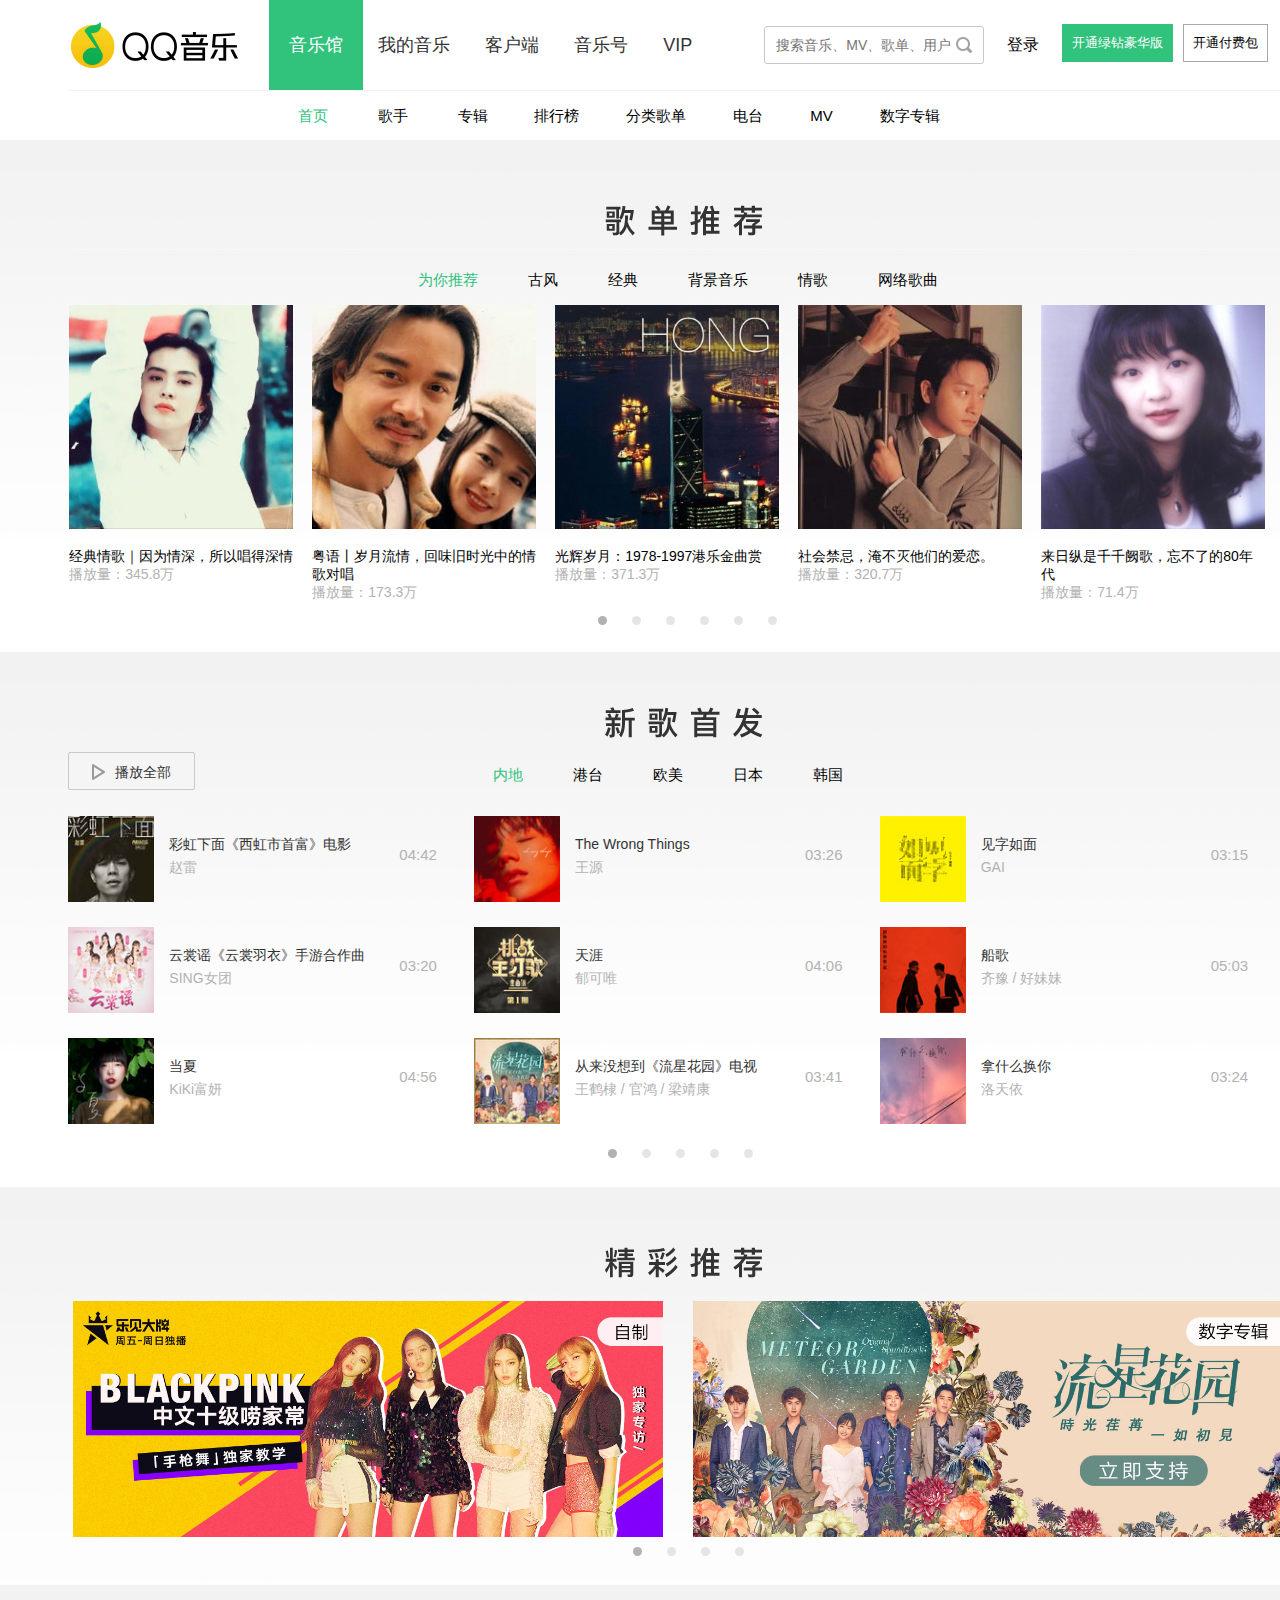
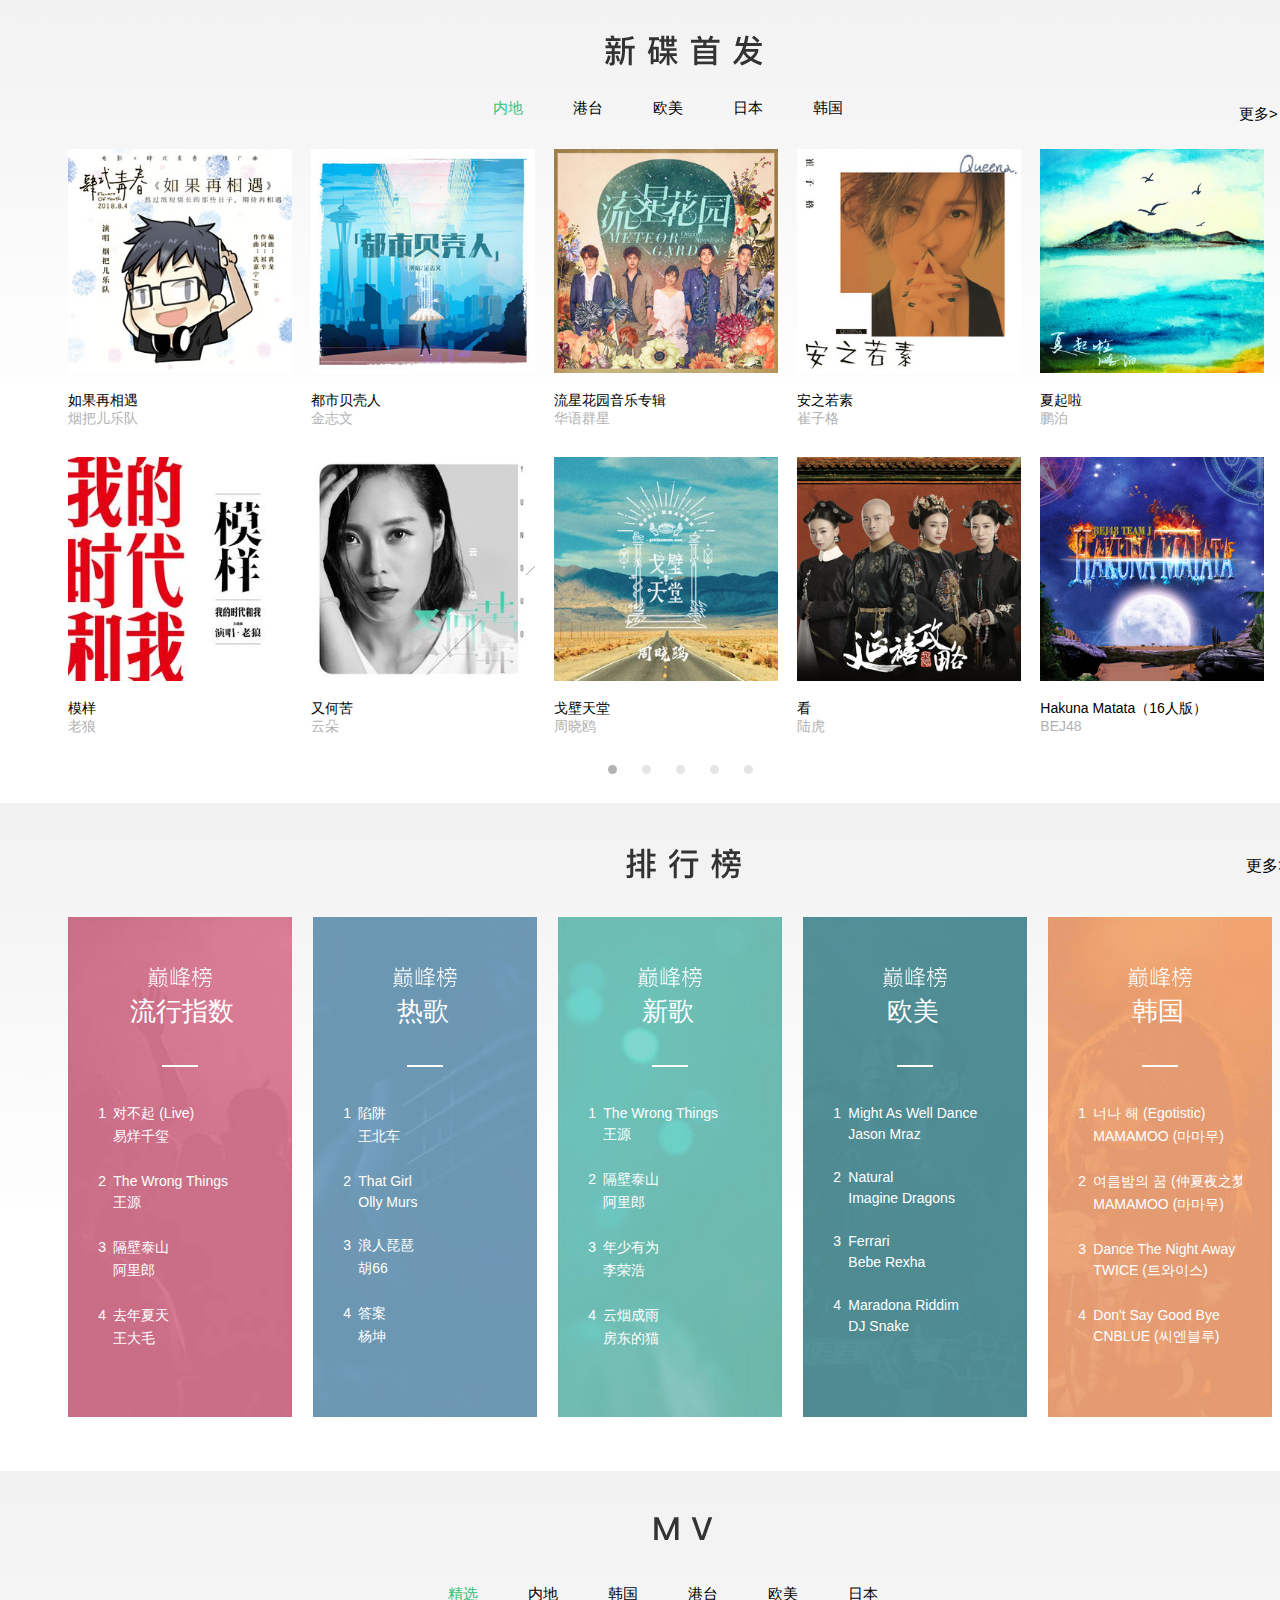
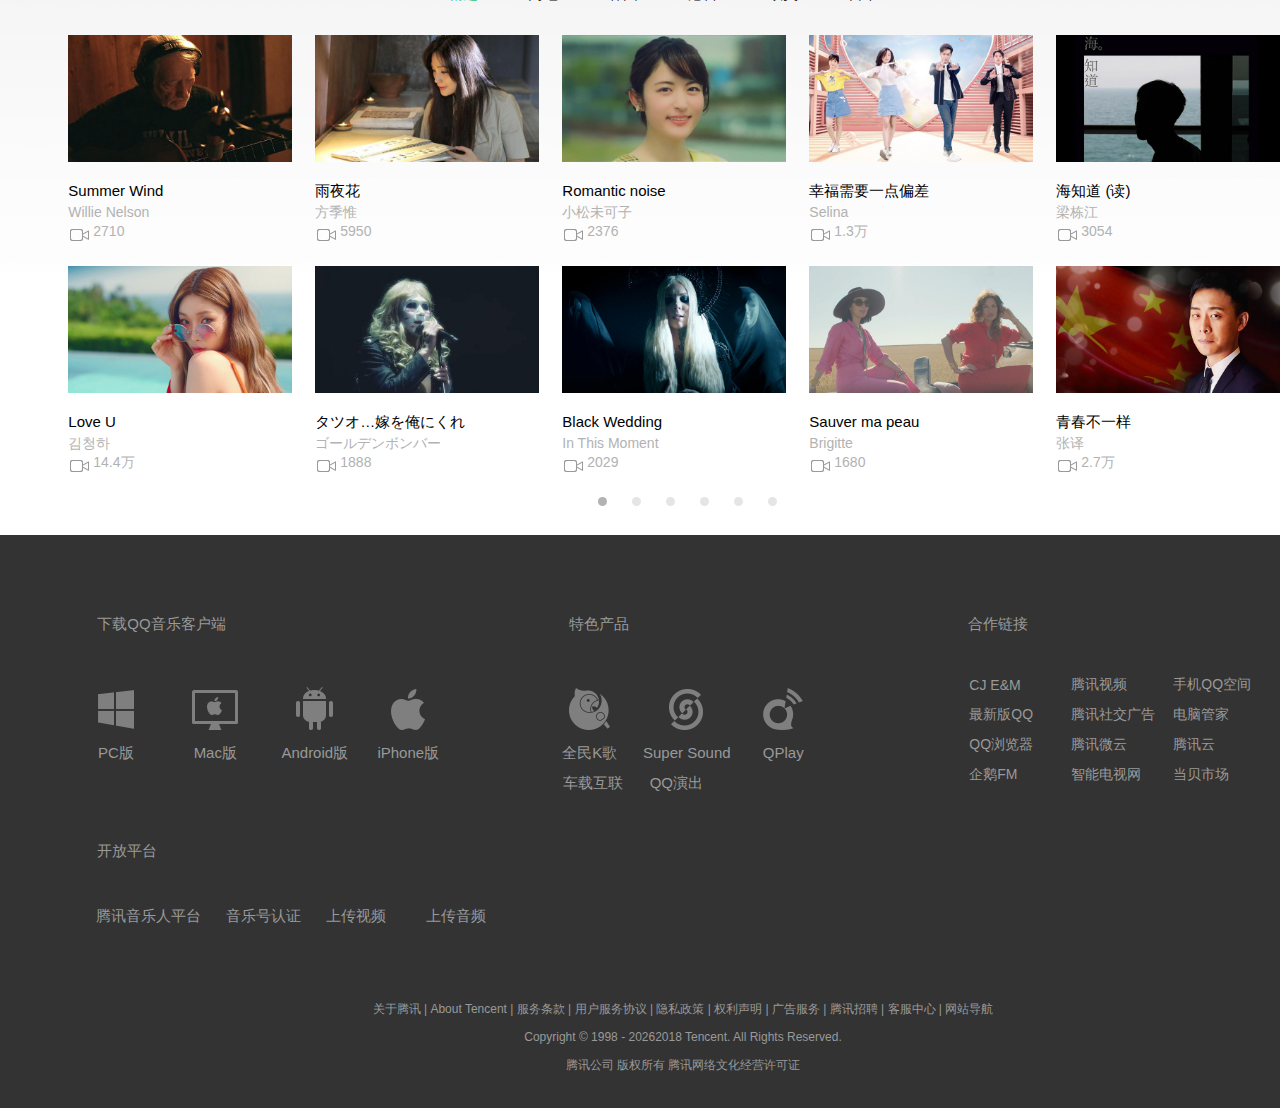
<file: QQMusic/index.html>
<!DOCTYPE html>
<html>
	<head>
		<meta charset="utf-8" />
		<title>QQ音乐-千万正版音乐海量无损曲库新歌热歌天天畅听的高品质音乐平台！</title>
		<link rel="icon" href="img/logoicon.ico" type="image/x-icon" />
		<link rel="stylesheet" type="text/css" href="css/global.css"/>
		<link rel="stylesheet" type="text/css" href="css/index.css"/>
	</head>
	<body>
		<!--
        	作者：1261726088@qq.com
        	描述：头部
        -->
		<div id="header">
			<div class="location">
				<div id="header_top">
					<a href="index.html"><img src="img/logo.png" /></a>
					<ul>
						<li><a href="#" title="音乐馆">音乐馆</a></li>
						<li><a href="https://y.qq.com/portal/profile.html" title="我的音乐">我的音乐</a></li>
						<li><a href="https://y.qq.com/download/index.html" title="客户端">客户端</a></li>
						<li><a href="https://y.qq.com/vip/daren_recruit/apply.html" title="音乐号">音乐号</a></li>
						<li><a href="https://y.qq.com/portal/vipportal/index.html" title="VIP">VIP</a></li>
					</ul>
					<!--<div id="search_all">-->
						<div class="mod_search_input">
							<!--<form action="http://www.baidu.com/s" method="get">-->
		                        <input class="search_input__input" aria-label="请输入搜索内容" id="w" type="text" placeholder="搜索音乐、MV、歌单、用户" accesskey="s">
		                        <button class="search_input__btn" type="button" id="sou">
		                        	<i class="icon_search sprite"></i>
		                        	<span class="icon_txt">搜索</span>
		                        </button>
	                        <!--</form>-->
	                    </div>
					<!--</div>-->
					<div id="">
						<a class="top_login__link" href="QQ.html">登录</a>
						<input class="top_login__btn_vip" type="button" value="开通绿钻豪华版" onclick="window.location='QQ.html'" />
						<input id="top_login__btn_vip" class="top_login__btn_vip" type="button" value="开通付费包" onclick="window.location='QQ.html'" />
					</div>
				</div>
				<div id="header_bottom">
					<ul>
						<li><a href="">首页</a></li>
						<li><a href="https://y.qq.com/portal/singer_list.html">歌手</a></li>
						<li><a href="https://y.qq.com/portal/album_lib.html">专辑</a></li>
						<li><a href="https://y.qq.com/n/yqq/toplist/4.html">排行榜</a></li>
						<li><a href="https://y.qq.com/portal/playlist.html">分类歌单</a></li>
						<li><a href="https://y.qq.com/portal/radio.html">电台</a></li>
						<li><a href="https://y.qq.com/portal/mv_lib.html#t6=2">MV</a></li>
						<li><a href="https://y.qq.com/portal/album_mall.html">数字专辑</a></li>
					</ul>
				</div>
			</div>
		</div>
		<!--
        	作者：1261726088@qq.com
        	描述：歌单推荐
        -->
		<div id="playlist_recommended" class="all_bg">
			<div class="location">
				<div id="playlist_title"></div>
				<div id="playlist_nav">
					<ul>
						<li><a href="">为你推荐</a></li>
						<li><a href="">古风</a></li>
						<li><a href="">经典</a></li>
						<li><a href="">背景音乐</a></li>
						<li><a href="">情歌</a></li>
						<li><a href="">网络歌曲</a></li>
					</ul>
				</div>
				<div id="playlist_content">
					<div class="playlist_content"  style="display: block;">
						<div>
							<div onclick="location='https://y.qq.com/n/yqq/playsquare/1145675899.html'">
								<img class="playlist_img" src="img/歌单推荐/为你推荐/1.jpg" alt="" />
								<i class="cover_mark"></i>
								<i class="play_song"></i>
							</div>
							<div><a href="https://y.qq.com/n/yqq/playsquare/1145675899.html">经典情歌｜因为情深，所以唱得深情</a></div>
							<div>播放量：345.8万</div>
						</div>
						<div>
							<div onclick="location='https://y.qq.com/n/yqq/playsquare/1772734970.html'">
								<img class="playlist_img" src="img/歌单推荐/为你推荐/2.jpg" alt="" />
								<i class="cover_mark"></i>
								<i class="play_song"></i>
							</div>
							<div><a href="https://y.qq.com/n/yqq/playsquare/1772734970.html">粤语丨岁月流情，回味旧时光中的情歌对唱</a></div>
							<div>播放量：173.3万</div>
						</div>
						<div>
							<div onclick="location='https://y.qq.com/n/yqq/playsquare/1168843262.html'">
								<img class="playlist_img" src="img/歌单推荐/为你推荐/3.jpg" alt="" />
								<i class="cover_mark"></i>
								<i class="play_song"></i>
							</div>
							<div><a href="https://y.qq.com/n/yqq/playsquare/1168843262.html">光辉岁月：1978-1997港乐金曲赏</a></div>
							<div>播放量：371.3万 </div>
						</div>
						<div>
							<div onclick="location='https://y.qq.com/n/yqq/playlist/3524960394.html'">
								<img class="playlist_img" src="img/歌单推荐/为你推荐/4.jpg" alt="" />
								<i class="cover_mark"></i>
								<i class="play_song"></i>
							</div>
							<div><a href="https://y.qq.com/n/yqq/playsquare/3524960394.html">社会禁忌，淹不灭他们的爱恋。</a></div>
							<div>播放量：320.7万</div>
						</div>
						<div>
							<div onclick="location='https://y.qq.com/n/yqq/playsquare/2961471158.html'">
								<img class="playlist_img" src="img/歌单推荐/为你推荐/5.jpg" alt="" />
								<i class="cover_mark"></i>
								<i class="play_song"></i>
							</div>
							<div><a href="https://y.qq.com/n/yqq/playsquare/2961471158.html">来日纵是千千阙歌，忘不了的80年代</a></div>
							<div>播放量：71.4万</div>
						</div>
						
					</div>
					<div class="playlist_content">
						<div>
							<div onclick="location='https://y.qq.com/n/yqq/playsquare/3847494003.html'">
								<img class="playlist_img" src="img/歌单推荐/古风/1.jpg" alt="" />
								<i class="cover_mark"></i>
								<i class="play_song"></i>
							</div>
							<div><a href="https://y.qq.com/n/yqq/playsquare/3847494003.html">沪沽寻梦：水系古风歌里的清凉</a></div>
							<div>播放量：65.6万</div>
						</div>
						<div>
							<div onclick="location='https://y.qq.com/n/yqq/playsquare/3796731730.html'">
								<img class="playlist_img" src="img/歌单推荐/古风/2.jpg" alt="" />
								<i class="cover_mark"></i>
								<i class="play_song"></i>
							</div>
							<div><a href="https://y.qq.com/n/yqq/playsquare/3796731730.html">弱醉轻吟：细数古风圈原创作曲人</a></div>
							<div>播放量：8.1万</div>
						</div>
						<div>
							<div onclick="location='https://y.qq.com/n/yqq/playsquare/3632445059.html'">
								<img class="playlist_img" src="img/歌单推荐/古风/3.jpg" alt="" />
								<i class="cover_mark"></i>
								<i class="play_song"></i>
							</div>
							<div><a href="https://y.qq.com/n/yqq/playsquare/3632445059.html">古风情书：听一宿梵唱，许一世柔情</a></div>
							<div>播放量：379.9万</div>
						</div>
						<div>
							<div onclick="location='https://y.qq.com/n/yqq/playsquare/1176123252.html'">
								<img class="playlist_img" src="img/歌单推荐/古风/4.jpg" alt="" />
								<i class="cover_mark"></i>
								<i class="play_song"></i>
							</div>
							<div><a href="https://y.qq.com/n/yqq/playsquare/1176123252.html">【古风耽美】基情满满，CP感十足</a></div>
							<div>播放量：15.4万</div>
						</div>
						<div>
							<div onclick="location='https://y.qq.com/n/yqq/playsquare/3257103930.html'">
								<img class="playlist_img" src="img/歌单推荐/古风/5.jpg" alt="" />
								<i class="cover_mark"></i>
								<i class="play_song"></i>
							</div>
							<div><a href="https://y.qq.com/n/yqq/playsquare/3257103930.html">古风纯音 | 小舟从此逝，江海寄余生</a></div>
							<div>播放量：98.3万</div>
						</div>
					</div>
					<div class="playlist_content">
						<div>
							<div onclick="location='https://y.qq.com/n/yqq/playsquare/1151550051.html'">
								<img class="playlist_img" src="img/歌单推荐/经典/1.jpg" alt="" />
								<i class="cover_mark"></i>
								<i class="play_song"></i>
							</div>
							<div><a href="https://y.qq.com/n/yqq/playsquare/1151550051.html">诉尽悲欢离合，听主角唱自己的故事</a></div>
							<div>播放量：208.1万</div>
						</div>
						<div>
							<div onclick="location='https://y.qq.com/n/yqq/playsquare/856259299.html'">
								<img class="playlist_img" src="img/歌单推荐/经典/2.jpg" alt="" />
								<i class="cover_mark"></i>
								<i class="play_song"></i>
							</div>
							<div><a href="https://y.qq.com/n/yqq/playsquare/856259299.html">纵然时光消逝，也想把你留下的粤语男声</a></div>
							<div>播放量：128.5万</div>
						</div>
						<div>
							<div onclick="location='https://y.qq.com/n/yqq/playsquare/2957781253.html'">
								<img class="playlist_img" src="img/歌单推荐/经典/3.jpg" alt="" />
								<i class="cover_mark"></i>
								<i class="play_song"></i>
							</div>
							<div><a href="https://y.qq.com/n/yqq/playsquare/2957781253.html">回到让我们魂牵梦萦的九十年代</a></div>
							<div>播放量：59.5万</div>
						</div>
						<div>
							<div onclick="location='https://y.qq.com/n/yqq/playsquare/3566830427.html'">
								<img class="playlist_img" src="img/歌单推荐/经典/4.jpg" alt="" />
								<i class="cover_mark"></i>
								<i class="play_song"></i>
							</div>
							<div><a href="https://y.qq.com/n/yqq/playsquare/3566830427.html">经典国语300首：等待也是种乐观态度</a></div>
							<div>播放量：630.0万</div>
						</div>
						<div>
							<div onclick="location='https://y.qq.com/n/yqq/playsquare/823787167.html'">
								<img class="playlist_img" src="img/歌单推荐/经典/5.jpg" alt="" />
								<i class="cover_mark"></i>
								<i class="play_song"></i>
							</div>
							<div><a href="https://y.qq.com/n/yqq/playsquare/823787167.html">经典情歌，唱着唱着我就想起了你。</a></div>
							<div>播放量：1474.6万</div>
						</div>
					</div>
					<div class="playlist_content">
						<div>
							<div onclick="location='https://y.qq.com/n/yqq/playsquare/856083799.html'">
								<img class="playlist_img" src="img/歌单推荐/背景音乐/1.jpg" alt="" />
								<i class="cover_mark"></i>
								<i class="play_song"></i>
							</div>
							<div><a href="https://y.qq.com/n/yqq/playsquare/856083799.html">抚慰大脑的舒缓脉冲·游戏党必备</a></div>
							<div>播放量：85.6万 </div>
						</div>
						<div>
							<div onclick="location='https://y.qq.com/n/yqq/playsquare/2968770704.html'">
								<img class="playlist_img" src="img/歌单推荐/背景音乐/2.jpg" alt="" />
								<i class="cover_mark"></i>
								<i class="play_song"></i>
							</div>
							<div><a href="https://y.qq.com/n/yqq/playsquare/2968770704.html">英雄联盟全集，战斗音乐BUFF </a></div>
							<div>播放量：22.8万</div>
						</div>
						<div>
							<div onclick="location='https://y.qq.com/n/yqq/playsquare/2968770905.html'">
								<img class="playlist_img" src="img/歌单推荐/背景音乐/3.jpg" alt="" />
								<i class="cover_mark"></i>
								<i class="play_song"></i>
							</div>
							<div><a href="https://y.qq.com/n/yqq/playsquare/2968770905.html">打王者秀操作，来段炫酷trap向节奏</a></div>
							<div>播放量：4.9万</div>
						</div>
						<div>
							<div onclick="location='https://y.qq.com/n/yqq/playsquare/1769770173.html'">
								<img class="playlist_img" src="img/歌单推荐/背景音乐/4.jpg" alt="" />
								<i class="cover_mark"></i>
								<i class="play_song"></i>
							</div>
							<div><a href="https://y.qq.com/n/yqq/playsquare/1769770173.html">用音乐还原战争宏大场景</a></div>
							<div>播放量：18.4万</div>
						</div>
						<div>
							<div onclick="location='https://y.qq.com/n/yqq/playsquare/3574556141.html'">
								<img class="playlist_img" src="img/歌单推荐/背景音乐/5.jpg" alt="" />
								<i class="cover_mark"></i>
								<i class="play_song"></i>
							</div>
							<div><a href="https://y.qq.com/n/yqq/playsquare/3574556141.html">200部经典游戏配乐：竞技场上热血厮杀</a></div>
							<div>播放量：98.3万 </div>
						</div>
					</div>
					<div class="playlist_content">
						<div>
							<div onclick="location='https://y.qq.com/n/yqq/playsquare/2060775034.html'">
								<img class="playlist_img" src="img/歌单推荐/情歌/1.jpg" alt="" />
								<i class="cover_mark"></i>
								<i class="play_song"></i>
							</div>
							<div><a href="https://y.qq.com/n/yqq/playsquare/2060775034.html">情歌唱给你听，我们结婚吧</a></div>
							<div>播放量：133.2万</div>
						</div>
						<div>
							<div onclick="location='https://y.qq.com/n/yqq/playsquare/1153769034.html'">
								<img class="playlist_img" src="img/歌单推荐/情歌/2.jpg" alt="" />
								<i class="cover_mark"></i>
								<i class="play_song"></i>
							</div>
							<div><a href="https://y.qq.com/n/yqq/playsquare/1153769034.html">韩语抒情：用最烂漫的音符述说浪漫</a></div>
							<div>播放量：34.6万</div>
						</div>
						<div>
							<div onclick="location='https://y.qq.com/n/yqq/playsquare/3586172607.html'">
								<img class="playlist_img" src="img/歌单推荐/情歌/3.jpg" alt="" />
								<i class="cover_mark"></i>
								<i class="play_song"></i>
							</div>
							<div><a href="https://y.qq.com/n/yqq/playsquare/3586172607.html">未来女票你在哪！超想和你这样甜蜜对唱</a></div>
							<div>播放量：43.9万</div>
						</div>
						<div>
							<div onclick="location='https://y.qq.com/n/yqq/playsquare/2678120942.html'">
								<img class="playlist_img" src="img/歌单推荐/情歌/4.jpg" alt="" />
								<i class="cover_mark"></i>
								<i class="play_song"></i>
							</div>
							<div><a href="https://y.qq.com/n/yqq/playsquare/2678120942.html">日落时分的电台情歌</a></div>
							<div>播放量：48.6万</div>
						</div>
						<div>
							<div onclick="location='https://y.qq.com/n/yqq/playsquare/1179662584.html'">
								<img class="playlist_img" src="img/歌单推荐/情歌/5.jpg" alt="" />
								<i class="cover_mark"></i>
								<i class="play_song"></i>
							</div>
							<div><a href="https://y.qq.com/n/yqq/playsquare/1179662584.html">粤语，唱一首有故事的情歌</a></div>
							<div>播放量：64.6万</div>
						</div>
					</div>
					<div class="playlist_content">
						<div>
							<div onclick="location='https://y.qq.com/n/yqq/playsquare/3269006653.html'">
								<img class="playlist_img" src="img/歌单推荐/网络歌曲/1.jpg" alt="" />
								<i class="cover_mark"></i>
								<i class="play_song"></i>
							</div>
							<div><a href="https://y.qq.com/n/yqq/playsquare/3269006653.html">暴露年龄 90后的「非主流」神曲</a></div>
							<div>播放量：143.1万</div>
						</div>
						<div>
							<div onclick="location='https://y.qq.com/n/yqq/playsquare/3546828982.html'">
								<img class="playlist_img" src="img/歌单推荐/网络歌曲/2.jpg" alt="" />
								<i class="cover_mark"></i>
								<i class="play_song"></i>
							</div>
							<div><a href="https://y.qq.com/n/yqq/playsquare/3546828982.html">【网络歌声】如四季花香 沁人心扉</a></div>
							<div>播放量：71.7万</div>
						</div>
						<div>
							<div onclick="location='https://y.qq.com/n/yqq/playsquare/2339466564.html'">
								<img class="playlist_img" src="img/歌单推荐/网络歌曲/3.jpg" alt="" />
								<i class="cover_mark"></i>
								<i class="play_song"></i>
							</div>
							<div><a href="https://y.qq.com/n/yqq/playsquare/2339466564.html">耳熟能详的网络歌曲</a></div>
							<div>播放量：114.4万</div>
						</div>
						<div>
							<div onclick="location='https://y.qq.com/n/yqq/playsquare/1974000587.html'">
								<img class="playlist_img" src="img/歌单推荐/网络歌曲/4.jpg" alt="" />
								<i class="cover_mark"></i>
								<i class="play_song"></i>
							</div>
							<div><a href="https://y.qq.com/n/yqq/playsquare/1974000587.html">轻柔网络音符，催眠奇药</a></div>
							<div>播放量：397.1万</div>
						</div>
						<div>
							<div onclick="location='https://y.qq.com/n/yqq/playsquare/1179222506.html'">
								<img class="playlist_img" src="img/歌单推荐/网络歌曲/5.jpg" alt="" />
								<i class="cover_mark"></i>
								<i class="play_song"></i>
							</div>
							<div><a href="https://y.qq.com/n/yqq/playsquare/1179222506.html">《春风吹》| 清新女神阿冷实力圈粉</a></div>
							<div>播放量：46.5万</div>
						</div>
					</div>
				</div>
				<div id="playlist_footer" class="four_pointer_footer">
					<div>
						<a href="" ></a>
						<a href="" ></a>
						<a href="" ></a>
						<a href="" ></a>
						<a href="" ></a>
						<a href="" ></a>
					</div>
				</div>
			</div>
		</div>
		<!--
        	作者：1261726088@qq.com
        	描述：新歌首发
        -->
		<div id="new_music" class="all_bg">
			<div class="location">
				<div id="new_music_title" class="content_title"><div></div></div>
				<div id="new_music_nav" class="s_nav">
					<ul>
						<li><a href="">内地</a></li>
						<li><a href="">港台</a></li>
						<li><a href="">欧美</a></li>
						<li><a href="">日本</a></li>
						<li><a href="">韩国</a></li>
					</ul>
				</div>
				<a class="mod_btn" href="https://y.qq.com/portal/player.html" target="_blank">
					<i class="mod_btn__icon_play"></i>
					播放全部
				</a>
				<div id="new_music_content">
					<div class="new_music_page" style="display: block;">
						<div class="new_music_content">
							<div>
								<div onclick="location='https://y.qq.com/n/yqq/song/0010JX7W3lWmvS.html'">
									<img class="new_music_img" src="img/新歌首发/内地/1.jpg" alt="" />
									<i class="new_music_cover_mark"></i>
									<i class="new_music_play_song"></i>
								</div>
								<div>
									<div>
										<a href="https://y.qq.com/n/yqq/song/0010JX7W3lWmvS.html">彩虹下面《西虹市首富》电影</a>
									</div>
									<div>
										<a href="https://y.qq.com/n/yqq/singer/001Lr98T0yEWAk.html">赵雷</a>
									</div>
								</div>
								<div><span>04:42</span></div>
							</div>
							<div>
								<div onclick="location='https://y.qq.com/n/yqq/song/002Z4VIo3R8iGN.html'">
									<img class="new_music_img" src="img/新歌首发/内地/2.jpg" alt="" />
									<i class="new_music_cover_mark"></i>
									<i class="new_music_play_song"></i>
								</div>
								<div>
									<div>
										<a href="https://y.qq.com/n/yqq/song/002Z4VIo3R8iGN.html">The Wrong Things</a>
									</div>
									<div>
										<a href="https://y.qq.com/n/yqq/singer/000IBYF50SRnXP.html">王源</a>
									</div>
								</div>
								<div><span>03:26</span></div>
							</div>
							<div>
								<div onclick="location='https://y.qq.com/n/yqq/song/002UexL40qXBHN.html'">
									<img class="new_music_img" src="img/新歌首发/内地/3.jpg" alt="" />
									<i class="new_music_cover_mark"></i>
									<i class="new_music_play_song"></i>
								</div>
								<div>
									<div>
										<a href="https://y.qq.com/n/yqq/song/002UexL40qXBHN.html">见字如面</a>
									</div>
									<div>
										<a href="https://y.qq.com/n/yqq/singer/004LV0lb4fOw89.html">GAI</a>
									</div>
								</div>
								<div><span>03:15</span></div>
							</div>
						</div>
						<div class="new_music_content">
							<div>
								<div onclick="location='https://y.qq.com/n/yqq/song/000KHhaJ4S0hOL.html'">
									<img class="new_music_img" src="img/新歌首发/内地/4.jpg" alt="" />
									<i class="new_music_cover_mark"></i>
									<i class="new_music_play_song"></i>
								</div>
								<div>
									<div>
										<a href="https://y.qq.com/n/yqq/song/000KHhaJ4S0hOL.html">云裳谣《云裳羽衣》手游合作曲</a>
									</div>
									<div>
										<a href="https://y.qq.com/n/yqq/singer/002oNvvt1EjQYK.html">SING女团</a>
									</div>
								</div>
								<div><span>03:20</span></div>
							</div>
							<div>
								<div onclick="location='https://y.qq.com/n/yqq/song/004gUTEg4fbATN.html'">
									<img class="new_music_img" src="img/新歌首发/内地/5.jpg" alt="" />
									<i class="new_music_cover_mark"></i>
									<i class="new_music_play_song"></i>
								</div>
								<div>
									<div>
										<a href="https://y.qq.com/n/yqq/song/004gUTEg4fbATN.html">天涯</a>
									</div>
									<div>
										<a href="https://y.qq.com/n/yqq/singer/000NUoMp2WAEpO.html">郁可唯</a>
									</div>
								</div>
								<div><span>04:06</span></div>
							</div>
							<div>
								<div onclick="location='https://y.qq.com/n/yqq/song/001Mctr60HzeGx.html'">
									<img class="new_music_img" src="img/新歌首发/内地/6.jpg" alt="" />
									<i class="new_music_cover_mark"></i>
									<i class="new_music_play_song"></i>
								</div>
								<div>
									<div>
										<a href="https://y.qq.com/n/yqq/song/001Mctr60HzeGx.html">船歌</a>
									</div>
									<div>
										<a href="https://y.qq.com/n/yqq/singer/002Ua1Ph1SH8iF.html">齐豫 / 好妹妹 </a>
									</div>
								</div>
								<div><span>05:03</span></div>
							</div>
						</div>
						<div class="new_music_content">
						<div>
							<div onclick="location='https://y.qq.com/n/yqq/song/002NeHra3PEMKd.html'">
								<img class="new_music_img" src="img/新歌首发/内地/7.jpg" alt="" />
								<i class="new_music_cover_mark"></i>
								<i class="new_music_play_song"></i>
							</div>
							<div>
								<div>
									<a href="https://y.qq.com/n/yqq/song/002NeHra3PEMKd.html">当夏</a>
								</div>
								<div>
									<a href="https://y.qq.com/n/yqq/singer/003fUBvm0fFeUD.html">KiKi富妍</a>
								</div>
							</div>
							<div><span>04:56</span></div>
						</div>
						<div>
							<div onclick="location='https://y.qq.com/n/yqq/song/000eDsVI1fBWRG.html'">
								<img class="new_music_img" src="img/新歌首发/内地/8.jpg" alt="" />
								<i class="new_music_cover_mark"></i>
								<i class="new_music_play_song"></i>
							</div>
							<div>
								<div>
									<a href="https://y.qq.com/n/yqq/song/000eDsVI1fBWRG.html">从来没想到《流星花园》电视</a>
								</div>
								<div>
									<a href="https://y.qq.com/n/yqq/singer/002d79xD3R02zs.html">王鹤棣 / 官鸿 / 梁靖康</a>
								</div>
							</div>
							<div><span>03:41</span></div>
						</div>
						<div>
							<div onclick="location='https://y.qq.com/n/yqq/song/002LPnbm00QOsi.html'">
								<img class="new_music_img" src="img/新歌首发/内地/9.jpg" alt="" />
								<i class="new_music_cover_mark"></i>
								<i class="new_music_play_song"></i>
							</div>
							<div>
								<div>
									<a href="https://y.qq.com/n/yqq/song/002LPnbm00QOsi.html">拿什么换你</a>
								</div>
								<div>
									<a href="https://y.qq.com/n/yqq/singer/003ktdcg3E4kaG.html">洛天依</a>
								</div>
							</div>
							<div><span>03:24</span></div>
						</div>
					</div>
					</div>
					<div class="new_music_page">
						<div class="new_music_content">
							<div>
								<div onclick="location='https://y.qq.com/n/yqq/song/001pEtGF1k8j9h.html'">
									<img class="new_music_img" src="img/新歌首发/港台/1.jpg" alt="" />
									<i class="new_music_cover_mark"></i>
									<i class="new_music_play_song"></i>
								</div>
								<div>
									<div>
										<a href="https://y.qq.com/n/yqq/song/001pEtGF1k8j9h.html">尾站天国</a>
									</div>
									<div>
										<a href="https://y.qq.com/n/yqq/singer/000ynT3J1Hrdp1.html=">陈慧琳</a>
									</div>
								</div>
								<div><span>04:09</span></div>
							</div>
							<div>
								<div onclick="location='https://y.qq.com/n/yqq/song/001J5QJL1pRQYB.html#stat=y_new.index.new_song.songname'">
									<img class="new_music_img" src="img/新歌首发/港台/2.jpg" alt="" />
									<i class="new_music_cover_mark"></i>
									<i class="new_music_play_song"></i>
								</div>
								<div>
									<div>
										<a href="https://y.qq.com/n/yqq/song/001J5QJL1pRQYB.html#stat=y_new.index.new_song.songname">等你下课</a>
									</div>
									<div>
										<a href="https://y.qq.com/n/yqq/singer/0025NhlN2yWrP4.html#stat=y_new.index.new_song.singername">周杰伦</a>
									</div>
								</div>
								<div><span>04:30</span></div>
							</div>
							<div>
								<div onclick="location='https://y.qq.com/n/yqq/song/002yFHJ01Huuto.html#stat=y_new.index.new_song.songname'">
									<img class="new_music_img" src="img/新歌首发/港台/3.jpg" alt="" />
									<i class="new_music_cover_mark"></i>
									<i class="new_music_play_song"></i>
								</div>
								<div>
									<div>
										<a href="https://y.qq.com/n/yqq/song/002yFHJ01Huuto.html#stat=y_new.index.new_song.songname">后来的我们</a>
									</div>
									<div>
										<a href="https://y.qq.com/n/yqq/singer/000Sp0Bz4JXH0o.html#stat=y_new.index.new_song.singername">五月天</a>
									</div>
								</div>
								<div><span>04:45</span></div>
							</div>
						</div>
						<div class="new_music_content">
							<div>
								<div onclick="location='https://y.qq.com/n/yqq/song/002Ce1kE4crzRK.html#stat=y_new.index.new_song.songname'">
									<img class="new_music_img" src="img/新歌首发/港台/4.jpg" alt="" />
									<i class="new_music_cover_mark"></i>
									<i class="new_music_play_song"></i>
								</div>
								<div>
									<div>
										<a href="https://y.qq.com/n/yqq/song/002Ce1kE4crzRK.html#stat=y_new.index.new_song.songname">《后来的我们》电影主题曲</a>
									</div>
									<div>
										<a href="https://y.qq.com/n/yqq/singer/003Nz2So3XXYek.html#stat=y_new.index.new_song.singername">陈奕迅</a>
									</div>
								</div>
								<div><span>04:20</span></div>
							</div>
							<div>
								<div onclick="location='https://y.qq.com/n/yqq/song/003l9AWF0TczqC.html#stat=y_new.index.new_song.songname'">
									<img class="new_music_img" src="img/新歌首发/港台/5.jpg" alt="" />
									<i class="new_music_cover_mark"></i>
									<i class="new_music_play_song"></i>
								</div>
								<div>
									<div>
										<a href="https://y.qq.com/n/yqq/song/003l9AWF0TczqC.html#stat=y_new.index.new_song.songname">你要的爱</a>
									</div>
									<div>
										<a href="https://y.qq.com/n/yqq/singer/0012mAqa27UcEi.html#stat=y_new.index.new_song.singername">戴佩妮</a>
									</div>
								</div>
								<div><span>04:21</span></div>
							</div>
							<div>
								<div onclick="location='https://y.qq.com/n/yqq/song/000X0o7Q4dT66i.html#stat=y_new.index.new_song.songname'">
									<img class="new_music_img" src="img/新歌首发/港台/6.jpg" alt="" />
									<i class="new_music_cover_mark"></i>
									<i class="new_music_play_song"></i>
								</div>
								<div>
									<div>
										<a href="https://y.qq.com/n/yqq/song/000X0o7Q4dT66i.html#stat=y_new.index.new_song.songname">无畏的明天</a>
									</div>
									<div>
										<a href="https://y.qq.com/n/yqq/singer/001wFKlU3ZNLKf.html#stat=y_new.index.new_song.singername">毕书尽 </a>
									</div>
								</div>
								<div><span>03:36</span></div>
							</div>
						</div>
						<div class="new_music_content">
						<div>
							<div onclick="location='https://y.qq.com/n/yqq/song/004YpEcc3VQzZG.html#stat=y_new.index.new_song.songname'">
								<img class="new_music_img" src="img/新歌首发/港台/7.jpg" alt="" />
								<i class="new_music_cover_mark"></i>
								<i class="new_music_play_song"></i>
							</div>
							<div>
								<div>
									<a href="https://y.qq.com/n/yqq/song/004YpEcc3VQzZG.html#stat=y_new.index.new_song.songname">Bring it Back</a>
								</div>
								<div>
									<a href="https://y.qq.com/n/yqq/singer/000GOAIR49EYLf.html#stat=y_new.index.new_song.singername">孔令奇</a>
								</div>
							</div>
							<div><span>01:06</span></div>
						</div>
						<div>
							<div onclick="location='https://y.qq.com/n/yqq/song/003xedv700Qkgs.html#stat=y_new.index.new_song.songname'">
								<img class="new_music_img" src="img/新歌首发/港台/8.jpg" alt="" />
								<i class="new_music_cover_mark"></i>
								<i class="new_music_play_song"></i>
							</div>
							<div>
								<div>
									<a href="https://y.qq.com/n/yqq/song/003xedv700Qkgs.html#stat=y_new.index.new_song.songname">兄弟</a>
								</div>
								<div>
									<a href="https://y.qq.com/n/yqq/singer/002cENGP2BtEVR.html#stat=y_new.index.new_song.singername">任贤齐</a>
								</div>
							</div>
							<div><span>04:35</span></div>
						</div>
						<div>
							<div onclick="location='https://y.qq.com/n/yqq/song/001Mctr60HzeGx.html#stat=y_new.index.new_song.songname'">
								<img class="new_music_img" src="img/新歌首发/港台/9.jpg" alt="" />
								<i class="new_music_cover_mark"></i>
								<i class="new_music_play_song"></i>
							</div>
							<div>
								<div>
									<a href="https://y.qq.com/n/yqq/song/001Mctr60HzeGx.html#stat=y_new.index.new_song.songname">船歌</a>
								</div>
								<div>
									<a href="https://y.qq.com/n/yqq/singer/001rbe4h38XQBr.html#stat=y_new.index.new_song.singername">齐豫 / 好妹妹</a>
								</div>
							</div>
							<div><span>05:03</span></div>
						</div>
					</div>
					</div>
					<div class="new_music_page">
						<div class="new_music_content">
							<div>
								<div onclick="location='https://y.qq.com/n/yqq/song/000oyUfZ3mkc7D.html#stat=y_new.index.new_song.songname'">
									<img class="new_music_img" src="img/新歌首发/欧美/1.jpg" alt="" />
									<i class="new_music_cover_mark"></i>
									<i class="new_music_play_song"></i>
								</div>
								<div>
									<div>
										<a href="https://y.qq.com/n/yqq/song/000oyUfZ3mkc7D.html#stat=y_new.index.new_song.songname">Rolling Papers 2</a>
									</div>
									<div>
										<a href="https://y.qq.com/n/yqq/singer/000CQ06r24Naco.html#stat=y_new.index.new_song.singername">Wiz Khalifa</a>
									</div>
								</div>
								<div><span>04:22</span></div>
							</div>
							<div>
								<div onclick="location='https://y.qq.com/n/yqq/song/001ebzCQ30mZHM.html#stat=y_new.index.new_song.songname'">
									<img class="new_music_img" src="img/新歌首发/欧美/2.jpg" alt="" />
									<i class="new_music_cover_mark"></i>
									<i class="new_music_play_song"></i>
								</div>
								<div>
									<div>
										<a href="https://y.qq.com/n/yqq/song/001ebzCQ30mZHM.html#stat=y_new.index.new_song.songname">Happy Now</a>
									</div>
									<div>
										<a href="https://y.qq.com/n/yqq/singer/000UODLt29npTm.html#stat=y_new.index.new_song.singername">Zedd</a>
									</div>
								</div>
								<div><span>03:27</span></div>
							</div>
							<div>
								<div onclick="location='https://y.qq.com/n/yqq/song/003IJ77y4HBLMb.html#stat=y_new.index.new_song.songname'">
									<img class="new_music_img" src="img/新歌首发/欧美/3.jpg" alt="" />
									<i class="new_music_cover_mark"></i>
									<i class="new_music_play_song"></i>
								</div>
								<div>
									<div>
										<a href="https://y.qq.com/n/yqq/song/003IJ77y4HBLMb.html#stat=y_new.index.new_song.songname">FEFE</a>
									</div>
									<div>
										<a href="https://y.qq.com/n/yqq/singer/0024aNCF0YZ7HN.html#stat=y_new.index.new_song.singername">6IX9INE</a>
									</div>
								</div>
								<div><span>02:59</span></div>
							</div>
						</div>
						<div class="new_music_content">
							<div>
								<div onclick="location='https://y.qq.com/n/yqq/song/002DaMZu33nTz3.html#stat=y_new.index.new_song.songname'">
									<img class="new_music_img" src="img/新歌首发/欧美/4.jpg" alt="" />
									<i class="new_music_cover_mark"></i>
									<i class="new_music_play_song"></i>
								</div>
								<div>
									<div>
										<a href="https://y.qq.com/n/yqq/song/002DaMZu33nTz3.html#stat=y_new.index.new_song.songname">Sour Diesel</a>
									</div>
									<div>
										<a href="https://y.qq.com/n/yqq/singer/002zDOLP0EhFt8.html#stat=y_new.index.new_song.singername">ZAYN</a>
									</div>
								</div>
								<div><span>04:01</span></div>
							</div>
							<div>
								<div onclick="location='https://y.qq.com/n/yqq/song/002900fD3WGCaT.html#stat=y_new.index.new_song.songname'">
									<img class="new_music_img" src="img/新歌首发/欧美/5.jpg" alt="" />
									<i class="new_music_cover_mark"></i>
									<i class="new_music_play_song"></i>
								</div>
								<div>
									<div>
										<a href="https://y.qq.com/n/yqq/song/002900fD3WGCaT.html#stat=y_new.index.new_song.songname">Knockout</a>
									</div>
									<div>
										<a href="https://y.qq.com/n/yqq/singer/001LLV184Lfy7Z.html#stat=y_new.index.new_song.singername">Quintino</a>
									</div>
								</div>
								<div><span>02:23</span></div>
							</div>
							<div>
								<div onclick="location='https://y.qq.com/n/yqq/song/0023Y5Jn3Cf4oF.html#stat=y_new.index.new_song.songname'">
									<img class="new_music_img" src="img/新歌首发/欧美/6.jpg" alt="" />
									<i class="new_music_cover_mark"></i>
									<i class="new_music_play_song"></i>
								</div>
								<div>
									<div>
										<a href="https://y.qq.com/n/yqq/song/0023Y5Jn3Cf4oF.html#stat=y_new.index.new_song.songname">TREAT MYSELF</a>
									</div>
									<div>
										<a href="https://y.qq.com/n/yqq/singer/001Jo2n914cEZz.html#stat=y_new.index.new_song.singername">Meghan Trainor </a>
									</div>
								</div>
								<div><span>02:53</span></div>
							</div>
						</div>
						<div class="new_music_content">
						<div>
							<div onclick="location='https://y.qq.com/n/yqq/song/003hxLVF4JhG1f.html#stat=y_new.index.new_song.songname'">
								<img class="new_music_img" src="img/新歌首发/欧美/7.jpg" alt="" />
								<i class="new_music_cover_mark"></i>
								<i class="new_music_play_song"></i>
							</div>
							<div>
								<div>
									<a href="https://y.qq.com/n/yqq/song/003hxLVF4JhG1f.html#stat=y_new.index.new_song.songname">You Want It Darker</a>
								</div>
								<div>
									<a href="https://y.qq.com/n/yqq/singer/0043rtQk1HZCBD.html#stat=y_new.index.new_song.singername">Leonard Cohen</a>
								</div>
							</div>
							<div><span>09:22</span></div>
						</div>
						<div>
							<div onclick="location='https://y.qq.com/n/yqq/song/0041LIv52fRAvF.html#stat=y_new.index.new_song.songname'">
								<img class="new_music_img" src="img/新歌首发/欧美/8.jpg" alt="" />
								<i class="new_music_cover_mark"></i>
								<i class="new_music_play_song"></i>
							</div>
							<div>
								<div>
									<a href="https://y.qq.com/n/yqq/song/0041LIv52fRAvF.html#stat=y_new.index.new_song.songname">Natural</a>
								</div>
								<div>
									<a href="https://y.qq.com/n/yqq/singer/003W0GsQ2bAxVU.html#stat=y_new.index.new_song.singername">Imagine Dragons</a>
								</div>
							</div>
							<div><span>03:09</span></div>
						</div>
						<div>
							<div onclick="location='https://y.qq.com/n/yqq/song/0003dswk0FiW2f.html#stat=y_new.index.new_song.songname'">
								<img class="new_music_img" src="img/新歌首发/欧美/9.jpg" alt="" />
								<i class="new_music_cover_mark"></i>
								<i class="new_music_play_song"></i>
							</div>
							<div>
								<div>
									<a href="https://y.qq.com/n/yqq/song/0003dswk0FiW2f.html#stat=y_new.index.new_song.songname">Heart To Love</a>
								</div>
								<div>
									<a href="https://y.qq.com/n/yqq/singer/004XAGWw2pOrha.html#stat=y_new.index.new_song.singername">Passenger</a>
								</div>
							</div>
							<div><span>03:17</span></div>
						</div>
					</div>
					</div>
					<div class="new_music_page">
						<div class="new_music_content">
							<div>
								<div onclick="location='https://y.qq.com/n/yqq/song/000zkIgt3hmfRd.html#stat=y_new.index.new_song.songname'">
									<img class="new_music_img" src="img/新歌首发/日本/1.jpg" alt="" />
									<i class="new_music_cover_mark"></i>
									<i class="new_music_play_song"></i>
								</div>
								<div>
									<div>
										<a href="https://y.qq.com/n/yqq/song/000zkIgt3hmfRd.html#stat=y_new.index.new_song.songname">Can you see? I'm SUSHI</a>
									</div>
									<div>
										<a href="https://y.qq.com/n/yqq/singer/003kyTeB170Y7D.html#stat=y_new.index.new_song.singername">Piko-Taro</a>
									</div>
								</div>
								<div><span>02:19</span></div>
							</div>
							<div>
								<div onclick="location='https://y.qq.com/n/yqq/song/003Pulok3ySusZ.html#stat=y_new.index.new_song.songname'">
									<img class="new_music_img" src="img/新歌首发/日本/2.jpg" alt="" />
									<i class="new_music_cover_mark"></i>
									<i class="new_music_play_song"></i>
								</div>
								<div>
									<div>
										<a href="https://y.qq.com/n/yqq/song/003Pulok3ySusZ.html#stat=y_new.index.new_song.songname">颯爽と走るトネガワ君</a>
									</div>
									<div>
										<a href="https://y.qq.com/n/yqq/singer/000DcsB12tYGuj.html#stat=y_new.index.new_song.singername">ゲスの極み乙女</a>
									</div>
								</div>
								<div><span>02:03</span></div>
							</div>
							<div>
								<div onclick="location='https://y.qq.com/n/yqq/song/003QdY7A3IxRd9.html#stat=y_new.index.new_song.songname'">
									<img class="new_music_img" src="img/新歌首发/日本/3.jpg" alt="" />
									<i class="new_music_cover_mark"></i>
									<i class="new_music_play_song"></i>
								</div>
								<div>
									<div>
										<a href="https://y.qq.com/n/yqq/song/003QdY7A3IxRd9.html#stat=y_new.index.new_song.songname">AKATSUKI</a>
									</div>
									<div>
										<a href="https://y.qq.com/n/yqq/singer/002kRMTw20GoTR.html#stat=y_new.index.new_song.singername">アイドルカレッジ</a>
									</div>
								</div>
								<div><span>04:52</span></div>
							</div>
						</div>
						<div class="new_music_content">
							<div>
								<div onclick="location='https://y.qq.com/n/yqq/song/003F0Yux10P73J.html#stat=y_new.index.new_song.songname'">
									<img class="new_music_img" src="img/新歌首发/日本/4.jpg" alt="" />
									<i class="new_music_cover_mark"></i>
									<i class="new_music_play_song"></i>
								</div>
								<div>
									<div>
										<a href="https://y.qq.com/n/yqq/song/003F0Yux10P73J.html#stat=y_new.index.new_song.songname">READY25</a>
									</div>
									<div>
										<a href="https://y.qq.com/n/yqq/singer/003CktGt1PSz1z.html#stat=y_new.index.new_song.singername">BENI</a>
									</div>
								</div>
								<div><span>03:40</span></div>
							</div>
							<div>
								<div onclick="location='https://y.qq.com/n/yqq/song/000bfTL42ZMOSr.html#stat=y_new.index.new_song.songname'">
									<img class="new_music_img" src="img/新歌首发/日本/5.jpg" alt="" />
									<i class="new_music_cover_mark"></i>
									<i class="new_music_play_song"></i>
								</div>
								<div>
									<div>
										<a href="https://y.qq.com/n/yqq/song/000bfTL42ZMOSr.html#stat=y_new.index.new_song.songname">HARD HIT</a>
									</div>
									<div>
										<a href="https://y.qq.com/n/yqq/singer/003O0eA32Nw0Kt.html#stat=y_new.index.new_song.singername">THE RAMPAGE</a>
									</div>
								</div>
								<div><span>03:20</span></div>
							</div>
							<div>
								<div onclick="location='https://y.qq.com/n/yqq/song/003iPGGf3O7Eyp.html#stat=y_new.index.new_song.songname'">
									<img class="new_music_img" src="img/新歌首发/日本/6.jpg" alt="" />
									<i class="new_music_cover_mark"></i>
									<i class="new_music_play_song"></i>
								</div>
								<div>
									<div>
										<a href="https://y.qq.com/n/yqq/song/003iPGGf3O7Eyp.html#stat=y_new.index.new_song.songname">パラノイア</a>
									</div>
									<div>
										<a href="https://y.qq.com/n/yqq/singer/001pU0uP3NkGza.html#stat=y_new.index.new_song.singername">majiko </a>
									</div>
								</div>
								<div><span>03:40</span></div>
							</div>
						</div>
						<div class="new_music_content">
						<div>
							<div onclick="location='https://y.qq.com/n/yqq/song/0037MfmM1PT92s.html#stat=y_new.index.new_song.songname'">
								<img class="new_music_img" src="img/新歌首发/日本/7.jpg" alt="" />
								<i class="new_music_cover_mark"></i>
								<i class="new_music_play_song"></i>
							</div>
							<div>
								<div>
									<a href="https://y.qq.com/n/yqq/song/0037MfmM1PT92s.html#stat=y_new.index.new_song.songname">クランクイン</a>
								</div>
								<div>
									<a href="https://y.qq.com/n/yqq/singer/003vqcZ50lic2P.html#stat=y_new.index.new_song.singername">キタコレ</a>
								</div>
							</div>
							<div><span>04:57</span></div>
						</div>
						<div>
							<div onclick="location='https://y.qq.com/n/yqq/song/0026CgbQ2zz81q.html#stat=y_new.index.new_song.songname'">
								<img class="new_music_img" src="img/新歌首发/日本/8.jpg" alt="" />
								<i class="new_music_cover_mark"></i>
								<i class="new_music_play_song"></i>
							</div>
							<div>
								<div>
									<a href="https://y.qq.com/n/yqq/song/0026CgbQ2zz81q.html#stat=y_new.index.new_song.songname">ミライのテーマ</a>
								</div>
								<div>
									<a href="https://y.qq.com/n/yqq/singer/002csURa0DQotP.html#stat=y_new.index.new_song.singername">山下達郎</a>
								</div>
							</div>
							<div><span>04:21</span></div>
						</div>
						<div>
							<div onclick="location='https://y.qq.com/n/yqq/song/0002Z5Uh10uQFT.html#stat=y_new.index.new_song.songname'">
								<img class="new_music_img" src="img/新歌首发/日本/9.jpg" alt="" />
								<i class="new_music_cover_mark"></i>
								<i class="new_music_play_song"></i>
							</div>
							<div>
								<div>
									<a href="https://y.qq.com/n/yqq/song/0002Z5Uh10uQFT.html#stat=y_new.index.new_song.songname">青と夏</a>
								</div>
								<div>
									<a href="https://y.qq.com/n/yqq/singer/001ts1ue1BCvPP.html#stat=y_new.index.new_song.singername">GREEN APPLE</a>
								</div>
							</div>
							<div><span>04:30</span></div>
						</div>
					</div>
					</div>
					<div class="new_music_page">
						<div class="new_music_content">
							<div>
								<div onclick="location='https://y.qq.com/n/yqq/song/000OUufy2LnSf9.html#stat=y_new.index.new_song.songname'">
									<img class="new_music_img" src="img/新歌首发/韩国/1.jpg" alt="" />
									<i class="new_music_cover_mark"></i>
									<i class="new_music_play_song"></i>
								</div>
								<div>
									<div>
										<a href="https://y.qq.com/n/yqq/song/000OUufy2LnSf9.html#stat=y_new.index.new_song.songname">셋 셀테니</a>
									</div>
									<div>
										<a href="https://y.qq.com/n/yqq/singer/002IhuV147Q7FA.html#stat=y_new.index.new_song.singername">승리 (胜利)</a>
									</div>
								</div>
								<div><span>03:25</span></div>
							</div>
							<div>
								<div onclick="location='https://y.qq.com/n/yqq/song/000wX98p3MBWmK.html#stat=y_new.index.new_song.songname'">
									<img class="new_music_img" src="img/新歌首发/韩国/2.jpg" alt="" />
									<i class="new_music_cover_mark"></i>
									<i class="new_music_play_song"></i>
								</div>
								<div>
									<div>
										<a href="https://y.qq.com/n/yqq/song/000wX98p3MBWmK.html#stat=y_new.index.new_song.songname">너나 해</a>
									</div>
									<div>
										<a href="https://y.qq.com/n/yqq/singer/001p5MSX07YGwi.html#stat=y_new.index.new_song.singername">MAMAMOO (마마무)</a>
									</div>
								</div>
								<div><span>03:16</span></div>
							</div>
							<div>
								<div onclick="location='https://y.qq.com/n/yqq/song/002yFHJ01Huuto.html#stat=y_new.index.new_song.songname'">
									<img class="new_music_img" src="img/新歌首发/韩国/3.jpg" alt="" />
									<i class="new_music_cover_mark"></i>
									<i class="new_music_play_song"></i>
								</div>
								<div>
									<div>
										<a href="https://y.qq.com/n/yqq/song/004cZmQL1zuAeG.html#stat=y_new.index.new_song.songname">LOVE SCENARIO</a>
									</div>
									<div>
										<a href="https://y.qq.com/n/yqq/singer/003F1Vhd0S2FDg.html#stat=y_new.index.new_song.singername">iKON (아이콘)</a>
									</div>
								</div>
								<div><span>03:29</span></div>
							</div>
						</div>
						<div class="new_music_content">
							<div>
								<div onclick="location='https://y.qq.com/n/yqq/song/0048MMjz1mshk3.html#stat=y_new.index.new_song.songname'">
									<img class="new_music_img" src="img/新歌首发/韩国/4.jpg" alt="" />
									<i class="new_music_cover_mark"></i>
									<i class="new_music_play_song"></i>
								</div>
								<div>
									<div>
										<a href="https://y.qq.com/n/yqq/song/0048MMjz1mshk3.html#stat=y_new.index.new_song.songname">바다보러갈래</a>
									</div>
									<div>
										<a href="https://y.qq.com/n/yqq/singer/003XGKPF3lw4Nc.html#stat=y_new.index.new_song.singername">효린</a>
									</div>
								</div>
								<div><span>03:20</span></div>
							</div>
							<div>
								<div onclick="location='https://y.qq.com/n/yqq/song/003l9AWF0TczqC.html#stat=y_new.index.new_song.songname'">
									<img class="new_music_img" src="img/新歌首发/韩国/5.jpg" alt="" />
									<i class="new_music_cover_mark"></i>
									<i class="new_music_play_song"></i>
								</div>
								<div>
									<div>
										<a href="https://y.qq.com/n/yqq/song/002tRcwL0ckzkv.html#stat=y_new.index.new_song.songname">ONE</a>
									</div>
									<div>
										<a href="https://y.qq.com/n/yqq/singer/000xV1hB4Sq0Vh.html#stat=y_new.index.new_song.singername">사무엘</a>
									</div>
								</div>
								<div><span>03:36</span></div>
							</div>
							<div>
								<div onclick="location='https://y.qq.com/n/yqq/song/002hSAmV1NdIlV.html#stat=y_new.index.new_song.songname'">
									<img class="new_music_img" src="img/新歌首发/韩国/6.jpg" alt="" />
									<i class="new_music_cover_mark"></i>
									<i class="new_music_play_song"></i>
								</div>
								<div>
									<div>
										<a href="https://y.qq.com/n/yqq/song/002hSAmV1NdIlV.html#stat=y_new.index.new_song.songname">The Night Away</a>
									</div>
									<div>
										<a href="https://y.qq.com/n/yqq/singer/001p0vF44ewiwB.html#stat=y_new.index.new_song.singername">TWICE </a>
									</div>
								</div>
								<div><span>03:00</span></div>
							</div>
						</div>
						<div class="new_music_content">
						<div>
							<div onclick="location='https://y.qq.com/n/yqq/song/002fdIXD0iQLe5.html#stat=y_new.index.new_song.songname'">
								<img class="new_music_img" src="img/新歌首发/韩国/7.jpg" alt="" />
								<i class="new_music_cover_mark"></i>
								<i class="new_music_play_song"></i>
							</div>
							<div>
								<div>
									<a href="https://y.qq.com/n/yqq/song/002fdIXD0iQLe5.html#stat=y_new.index.new_song.songname">Really</a>
								</div>
								<div>
									<a href="https://y.qq.com/n/yqq/singer/003DBAjk2MMfhR.html#stat=y_new.index.new_song.singername">BLACKPINK</a>
								</div>
							</div>
							<div><span>01:06</span></div>
						</div>
						<div>
							<div onclick="location='https://y.qq.com/n/yqq/song/003N3Cul00VOiw.html#stat=y_new.index.new_song.songname'">
								<img class="new_music_img" src="img/新歌首发/韩国/8.jpg" alt="" />
								<i class="new_music_cover_mark"></i>
								<i class="new_music_play_song"></i>
							</div>
							<div>
								<div>
									<a href="https://y.qq.com/n/yqq/song/003N3Cul00VOiw.html#stat=y_new.index.new_song.songname">여름여름해</a>
								</div>
								<div>
									<a href="https://y.qq.com/n/yqq/singer/002dRmg72f2fkm.html#stat=y_new.index.new_song.singername">여자친구</a>
								</div>
							</div>
							<div><span>03:18</span></div>
						</div>
						<div>
							<div onclick="location='https://y.qq.com/n/yqq/song/000DA3dv10jMbK.html#stat=y_new.index.new_song.songname'">
								<img class="new_music_img" src="img/新歌首发/韩国/9.jpg" alt="" />
								<i class="new_music_cover_mark"></i>
								<i class="new_music_play_song"></i>
							</div>
							<div>
								<div>
									<a href="https://y.qq.com/n/yqq/song/000DA3dv10jMbK.html#stat=y_new.index.new_song.songname">어쩌나</a>
								</div>
								<div>
									<a href="https://y.qq.com/n/yqq/singer/00039PXm1tClwo.html#stat=y_new.index.new_song.singername">세븐틴</a>
								</div>
							</div>
							<div><span>03:15</span></div>
						</div>
					</div>
					</div>
					
				
				</div>
				</div>
				<div id="new_music_footer" class="four_pointer_footer">
					<div>
						<a href=""></a>
						<a href=""></a>
						<a href=""></a>
						<a href=""></a>
						<a href=""></a>
					</div>
				</div>
			</div>
		</div>
		<!--
        	作者：1261726088@qq.com
        	描述：精彩推荐
        -->
		<div id="hot_recommended" class="all_bg">
			<div class="location">
				<div id="hot_recommended_title" class="content_title"><div></div></div>
				<div id="hot_recommended_content">
					<div class="hot_recommended_img" style="display: block;">
						<div style="background: url(img/精彩推荐/手枪舞.jpg);background-size: cover;">
							<a href="https://y.qq.com/n/yqq/mv/v/v0027yal3j8.html" target="_blank"></a>
						</div>
						<div style="background: url(img/精彩推荐/流行花园.jpg);background-size: cover;">
							<a href="https://y.qq.com/n/yqq/album/001G6oXR1JB5fc.html" target="_blank"></a>
						</div>
					</div>
					<div class="hot_recommended_img">
						<div style="background: url(img/精彩推荐/wiggle.jpg);background-size: cover;">
							<a href="https://y.qq.com/n/yqq/album/003RmrfU0LQ3d0.html" target="_blank"></a>
						</div>
						<div style="background: url(img/精彩推荐/世界巡回演唱会.jpg);background-size: cover;">
							<a href="https://y.qq.com/topic/piaowu/87.html" target="_blank"></a>
						</div>
					</div>
					<div class="hot_recommended_img">
						<div style="background: url(img/精彩推荐/乐见大牌.jpg);background-size: cover;">
							<a href="https://y.qq.com/n/yqq/mv/v/c00278wb3u8.html" target="_blank"></a>
						</div>
						<div style="background: url(img/精彩推荐/我们没在怕的.jpg);background-size: cover;">
							<a href="https://y.qq.com/n/yqq/album/002Pz4wp1rPb00.html" target="_blank"></a>
						</div>
					</div>
					<div class="hot_recommended_img">
						<div style="background: url(img/精彩推荐/易烊千玺.jpg);background-size: cover;">
							<a href="https://y.qq.com/n/yqq/album/001bXuUa31nwzZ.html" target="_blank"></a>
						</div>
						<div style="background: url(img/精彩推荐/胜利.jpg);background-size: cover;">
							<a href="https://y.qq.com/n/yqq/album/0002fEGJ2ZqkM6.html" target="_blank"></a>
						</div>
					</div>
				</div>
				<div id="hot_recommended_footer" class="four_pointer_footer">
					<div>
						<a href=""></a>
						<a href=""></a>
						<a href=""></a>
						<a href=""></a>
					</div>
				</div>
			</div>
		</div>
		<!--
        	作者：1261726088@qq.com
        	描述：新碟首发
        -->
		<div id="new_dish" class="all_bg">
			<div class="location">
				<div id="new_dish_title" class="content_title"><div></div></div>
				<div id="new_dish_nav" class="s_nav">
					<ul>
						<li><a href="">内地</a></li>
						<li><a href="">港台</a></li>
						<li><a href="">欧美</a></li>
						<li><a href="">日本</a></li>
						<li><a href="">韩国</a></li>
					</ul>
					<a href="https://y.qq.com/portal/album_lib.html#area=1&stat=y_new.index.album.more">更多></a>
				</div>
				<div id="new_dish_content">
					<div class="new_dish_content" style="display: block;">
						<div class="new_dish_content_row1">
							<div class="playlist_content">
								<div>
									<div onclick="location='https://y.qq.com/n/yqq/album/00261yNK3leKdT.html'">
										<img class="playlist_img" src="img/新碟首发/内地/1.jpg" alt="" />
										<i class="cover_mark"></i>
										<i class="play_song"></i>
									</div>
									<div><a href="https://y.qq.com/n/yqq/album/00261yNK3leKdT.html">如果再相遇</a></div>
									<div><a href="https://y.qq.com/n/yqq/singer/000xxLWv1GshAa.html" class="new_dish_part3">烟把儿乐队</a></div>
								</div>
								<div>
									<div onclick="location='https://y.qq.com/n/yqq/album/001YLcsM0uWGs3.html'">
										<img class="playlist_img" src="img/新碟首发/内地/2.jpg" alt="" />
										<i class="cover_mark"></i>
										<i class="play_song"></i>
									</div>
									<div><a href="https://y.qq.com/n/yqq/album/001YLcsM0uWGs3.html">都市贝壳人</a></div>
									<div><a href="https://y.qq.com/n/yqq/singer/004YXxql1sSr2o.html" class="new_dish_part3">金志文</a></div>
								</div>
								<div>
									<div onclick="location='https://y.qq.com/n/yqq/album/001G6oXR1JB5fc.html'">
										<img class="playlist_img" src="img/新碟首发/内地/3.jpg" alt="" />
										<i class="cover_mark"></i>
										<i class="play_song"></i>
									</div>
									<div><a href="https://y.qq.com/n/yqq/album/001G6oXR1JB5fc.html">流星花园音乐专辑</a></div>
									<div><a href="https://y.qq.com/n/yqq/singer/000vYUqh1SqjQQ.html" class="new_dish_part3">华语群星</a></div>
								</div>
								<div>
									<div onclick="location='https://y.qq.com/n/yqq/album/000JEMdf1I6khR.html'">
										<img class="playlist_img" src="img/新碟首发/内地/4.jpg" alt="" />
										<i class="cover_mark"></i>
										<i class="play_song"></i>
									</div>
									<div><a href="https://y.qq.com/n/yqq/album/000JEMdf1I6khR.html">安之若素</a></div>
									<div><a href="https://y.qq.com/n/yqq/singer/004QYGOE4OeXgX.html" class="new_dish_part3">崔子格 </a></div>
								</div>
								<div>
									<div onclick="location='https://y.qq.com/n/yqq/album/000pN3nt0sbaZv.html'">
										<img class="playlist_img" src="img/新碟首发/内地/5.jpg" alt="" />
										<i class="cover_mark"></i>
										<i class="play_song"></i>
									</div>
									<div><a href="https://y.qq.com/n/yqq/album/000pN3nt0sbaZv.html">夏起啦</a></div>
									<div><a href="https://y.qq.com/n/yqq/singer/003vSrlp0ujV6o.html" class="new_dish_part3">鹏泊</a></div>
								</div>
							</div>
						</div>
						<div class="new_dish_content_row2">
							<div class="playlist_content">
								<div>
									<div onclick="location='https://y.qq.com/n/yqq/album/0003YzXZ0ssGal.html'">
										<img class="playlist_img" src="img/新碟首发/内地/6.jpg" alt="" />
										<i class="cover_mark"></i>
										<i class="play_song"></i>
									</div>
									<div><a href="https://y.qq.com/n/yqq/album/0003YzXZ0ssGal.html">模样</a></div>
									<div><a href="https://y.qq.com/n/yqq/singer/002WkEWV1TA75B.html" class="new_dish_part3">老狼</a></div>
								</div>
								<div>
									<div onclick="location='https://y.qq.com/n/yqq/album/001XRKh6197ewP.html'">
										<img class="playlist_img" src="img/新碟首发/内地/7.jpg" alt="" />
										<i class="cover_mark"></i>
										<i class="play_song"></i>
									</div>
									<div><a href="https://y.qq.com/n/yqq/album/001XRKh6197ewP.html">又何苦</a></div>
									<div><a href="https://y.qq.com/n/yqq/singer/002U7Psh3e5vfz.html" class="new_dish_part3">云朵</a></div>
								</div>
								<div>
									<div onclick="location='https://y.qq.com/n/yqq/album/002LZtQZ46XKkO.html'">
										<img class="playlist_img" src="img/新碟首发/内地/8.jpg" alt="" />
										<i class="cover_mark"></i>
										<i class="play_song"></i>
									</div>
									<div><a href="https://y.qq.com/n/yqq/album/002LZtQZ46XKkO.html">戈壁天堂</a></div>
									<div><a href="https://y.qq.com/n/yqq/singer/003Jjq4o3Of1MH.html" class="new_dish_part3">周晓鸥</a></div>
								</div>
								<div>
									<div onclick="location='https://y.qq.com/n/yqq/album/000jLsIc0SR7dC.html'">
										<img class="playlist_img" src="img/新碟首发/内地/9.jpg" alt="" />
										<i class="cover_mark"></i>
										<i class="play_song"></i>
									</div>
									<div><a href="https://y.qq.com/n/yqq/album/000jLsIc0SR7dC.html">看</a></div>
									<div><a href="https://y.qq.com/n/yqq/singer/004gbMvP356XaI.html" class="new_dish_part3">陆虎</a></div>
								</div>
								<div>
									<div onclick="location='https://y.qq.com/n/yqq/album/002PDIQ148nnbk.html'">
										<img class="playlist_img" src="img/新碟首发/内地/10.jpg" alt="" />
										<i class="cover_mark"></i>
										<i class="play_song"></i>
									</div>
									<div><a href="https://y.qq.com/n/yqq/album/002PDIQ148nnbk.html">Hakuna Matata（16人版）</a></div>
									<div><a href="https://y.qq.com/n/yqq/singer/001ZQi6G4TCnWA.html" class="new_dish_part3">BEJ48</a></div>
								</div>
							</div>
						</div>
					</div>
					<div class="new_dish_content">
						<div class="new_dish_content_row1">
							<div class="playlist_content">
								<div>
									<div onclick="location='https://y.qq.com/n/yqq/album/002TswbW1AEaGK.html#stat=y_new.index.album.albumname'">
										<img class="playlist_img" src="img/新碟首发/港台/1.jpg" alt="" />
										<i class="cover_mark"></i>
										<i class="play_song"></i>
									</div>
									<div><a href="https://y.qq.com/n/yqq/album/002TswbW1AEaGK.html#stat=y_new.index.album.albumname">芙烈亚</a></div>
									<div><a href="https://y.qq.com/n/yqq/singer/0031dOOZ1zyvZw.html#stat=y_new.index.album.singername" class="new_dish_part3">许茹芸</a></div>
								</div>
								<div>
									<div onclick="location='https://y.qq.com/n/yqq/album/002GX6pu0YlyRf.html#stat=y_new.index.album.albumname'">
										<img class="playlist_img" src="img/新碟首发/港台/2.jpg" alt="" />
										<i class="cover_mark"></i>
										<i class="play_song"></i>
									</div>
									<div><a href="https://y.qq.com/n/yqq/album/002GX6pu0YlyRf.html#stat=y_new.index.album.albumname">不再</a></div>
									<div><a href="https://y.qq.com/n/yqq/singer/004beAw81VnOA2.html#stat=y_new.index.album.singername" class="new_dish_part3">Dizparity</a></div>
								</div>
								<div>
									<div onclick="location='https://y.qq.com/n/yqq/album/0029wXsK16INDO.html#stat=y_new.index.album.albumname'">
										<img class="playlist_img" src="img/新碟首发/港台/3.jpg" alt="" />
										<i class="cover_mark"></i>
										<i class="play_song"></i>
									</div>
									<div><a href="https://y.qq.com/n/yqq/album/0029wXsK16INDO.html#stat=y_new.index.album.albumname">Talk to God</a></div>
									<div><a href="https://y.qq.com/n/yqq/singer/003YtwMV3s6PcJ.html#stat=y_new.index.album.singername" class="new_dish_part3">无惧音乐</a></div>
								</div>
								<div>
									<div onclick="location='https://y.qq.com/n/yqq/album/00294SBf1L0ug2.html#stat=y_new.index.album.albumname'">
										<img class="playlist_img" src="img/新碟首发/港台/4.jpg" alt="" />
										<i class="cover_mark"></i>
										<i class="play_song"></i>
									</div>
									<div><a href="https://y.qq.com/n/yqq/album/00294SBf1L0ug2.html#stat=y_new.index.album.albumname">漩涡</a></div>
									<div><a href="https://y.qq.com/n/yqq/singer/000CRWxA09wJwe.html#stat=y_new.index.album.singername">邱文超 </a></div>
								</div>
								<div>
									<div onclick="location='https://y.qq.com/n/yqq/album/003AGEf34KNv1z.html#stat=y_new.index.album.albumname'">
										<img class="playlist_img" src="img/新碟首发/港台/5.jpg" alt="" />
										<i class="cover_mark"></i>
										<i class="play_song"></i>
									</div>
									<div><a href="https://y.qq.com/n/yqq/album/003AGEf34KNv1z.html#stat=y_new.index.album.albumname">体操</a></div>
									<div><a href="https://y.qq.com/n/yqq/singer/00367xza48QUVv.html#stat=y_new.index.album.singername" class="new_dish_part3">许廷铿</a></div>
								</div>
							</div>
						</div>
						<div class="new_dish_content_row2">
							<div class="playlist_content">
								<div>
									<div onclick="location='https://y.qq.com/n/yqq/album/001JmZ2S16gpT6.html#stat=y_new.index.album.albumname'">
										<img class="playlist_img" src="img/新碟首发/港台/6.jpg" alt="" />
										<i class="cover_mark"></i>
										<i class="play_song"></i>
									</div>
									<div><a href="https://y.qq.com/n/yqq/album/001JmZ2S16gpT6.html#stat=y_new.index.album.albumname">无畏的明天</a></div>
									<div><a href="https://y.qq.com/n/yqq/singer/001wFKlU3ZNLKf.html#stat=y_new.index.album.singername" class="new_dish_part3">毕书尽</a></div>
								</div>
								<div>
									<div onclick="location='https://y.qq.com/n/yqq/album/003BsohR2zBfkY.html#stat=y_new.index.album.albumname'">
										<img class="playlist_img" src="img/新碟首发/港台/7.jpg" alt="" />
										<i class="cover_mark"></i>
										<i class="play_song"></i>
									</div>
									<div><a href="https://y.qq.com/n/yqq/album/003BsohR2zBfkY.html#stat=y_new.index.album.albumname">甜言骗局</a></div>
									<div><a href="https://y.qq.com/n/yqq/singer/004T1lT91W9VVQ.html#stat=y_new.index.album.singername" class="new_dish_part3">谭嘉仪</a></div>
								</div>
								<div>
									<div onclick="location='https://y.qq.com/n/yqq/album/003Ooqok3q49n9.html#stat=y_new.index.album.albumname'">
										<img class="playlist_img" src="img/新碟首发/港台/8.jpg" alt="" />
										<i class="cover_mark"></i>
										<i class="play_song"></i>
									</div>
									<div><a href="https://y.qq.com/n/yqq/album/003Ooqok3q49n9.html#stat=y_new.index.album.albumname">The Fantasy Classical 6</a></div>
									<div><a href="https://y.qq.com/n/yqq/singer/000Hb8zS0OLBTb.html#stat=y_new.index.album.singername" class="new_dish_part3">创时代音乐</a></div>
								</div>
								<div>
									<div onclick="location='https://y.qq.com/n/yqq/album/002nl43r1aIkoC.html#stat=y_new.index.album.albumname'">
										<img class="playlist_img" src="img/新碟首发/港台/9.jpg" alt="" />
										<i class="cover_mark"></i>
										<i class="play_song"></i>
									</div>
									<div><a href="https://y.qq.com/n/yqq/album/002nl43r1aIkoC.html#stat=y_new.index.album.albumname">K-TOWN 2.0</a></div>
									<div><a href="https://y.qq.com/n/yqq/singer/002xdVW20oBDJI.html#stat=y_new.index.album.singername" class="new_dish_part3">SAVAGE.M</a></div>
								</div>
								<div>
									<div onclick="location='https://y.qq.com/n/yqq/album/003divkt3pd35N.html#stat=y_new.index.album.albumname'">
										<img class="playlist_img" src="img/新碟首发/港台/10.jpg" alt="" />
										<i class="cover_mark"></i>
										<i class="play_song"></i>
									</div>
									<div><a href="https://y.qq.com/n/yqq/album/003divkt3pd35N.html#stat=y_new.index.album.albumname">调色盘</a></div>
									<div><a href="https://y.qq.com/n/yqq/singer/0041DFaz0E0Enz.html#stat=y_new.index.album.singername">PM陈琵眉</a></div>
								</div>
							</div>
						</div>
					</div>
					<div class="new_dish_content">
						<div class="new_dish_content_row1">
							<div class="playlist_content">
								<div>
									<div onclick="location='https://y.qq.com/n/yqq/album/00261yNK3leKdT.html'">
										<img class="playlist_img" src="img/新碟首发/欧美/1.jpg" alt="" />
										<i class="cover_mark"></i>
										<i class="play_song"></i>
									</div>
									<div><a href="https://y.qq.com/n/yqq/album/00261yNK3leKdT.html">如果再相遇</a></div>
									<div><a href="https://y.qq.com/n/yqq/singer/000xxLWv1GshAa.html" class="new_dish_part3">烟把儿乐队</a></div>
								</div>
								<div>
									<div onclick="location='https://y.qq.com/n/yqq/album/001YLcsM0uWGs3.html'">
										<img class="playlist_img" src="img/新碟首发/欧美/2.jpg" alt="" />
										<i class="cover_mark"></i>
										<i class="play_song"></i>
									</div>
									<div><a href="https://y.qq.com/n/yqq/album/001YLcsM0uWGs3.html">都市贝壳人</a></div>
									<div><a href="https://y.qq.com/n/yqq/singer/004YXxql1sSr2o.html" class="new_dish_part3">金志文</a></div>
								</div>
								<div>
									<div onclick="location='https://y.qq.com/n/yqq/album/001G6oXR1JB5fc.html'">
										<img class="playlist_img" src="img/新碟首发/欧美/3.jpg" alt="" />
										<i class="cover_mark"></i>
										<i class="play_song"></i>
									</div>
									<div><a href="https://y.qq.com/n/yqq/album/001G6oXR1JB5fc.html">流星花园音乐专辑</a></div>
									<div><a href="https://y.qq.com/n/yqq/singer/000vYUqh1SqjQQ.html" class="new_dish_part3">华语群星</a></div>
								</div>
								<div>
									<div onclick="location='https://y.qq.com/n/yqq/album/000JEMdf1I6khR.html'">
										<img class="playlist_img" src="img/新碟首发/欧美/4.jpg" alt="" />
										<i class="cover_mark"></i>
										<i class="play_song"></i>
									</div>
									<div><a href="https://y.qq.com/n/yqq/album/000JEMdf1I6khR.html">安之若素</a></div>
									<div><a href="https://y.qq.com/n/yqq/singer/004QYGOE4OeXgX.html" class="new_dish_part3">崔子格 </a></div>
								</div>
								<div>
									<div onclick="location='https://y.qq.com/n/yqq/album/000pN3nt0sbaZv.html'">
										<img class="playlist_img" src="img/新碟首发/欧美/5.jpg" alt="" />
										<i class="cover_mark"></i>
										<i class="play_song"></i>
									</div>
									<div><a href="https://y.qq.com/n/yqq/album/000pN3nt0sbaZv.html">夏起啦</a></div>
									<div><a href="https://y.qq.com/n/yqq/singer/003vSrlp0ujV6o.html" class="new_dish_part3">鹏泊</a></div>
								</div>
							</div>
						</div>
						<div class="new_dish_content_row2">
							<div class="playlist_content">
								<div>
									<div onclick="location='https://y.qq.com/n/yqq/album/0003YzXZ0ssGal.html'">
										<img class="playlist_img" src="img/新碟首发/欧美/6.jpg" alt="" />
										<i class="cover_mark"></i>
										<i class="play_song"></i>
									</div>
									<div><a href="https://y.qq.com/n/yqq/album/0003YzXZ0ssGal.html">模样</a></div>
									<div><a href="https://y.qq.com/n/yqq/singer/002WkEWV1TA75B.html" class="new_dish_part3">老狼</a></div>
								</div>
								<div>
									<div onclick="location='https://y.qq.com/n/yqq/album/001XRKh6197ewP.html'">
										<img class="playlist_img" src="img/新碟首发/欧美/7.jpg" alt="" />
										<i class="cover_mark"></i>
										<i class="play_song"></i>
									</div>
									<div><a href="https://y.qq.com/n/yqq/album/001XRKh6197ewP.html">又何苦</a></div>
									<div><a href="https://y.qq.com/n/yqq/singer/002U7Psh3e5vfz.html" class="new_dish_part3">云朵</a></div>
								</div>
								<div>
									<div onclick="location='https://y.qq.com/n/yqq/album/002LZtQZ46XKkO.html'">
										<img class="playlist_img" src="img/新碟首发/欧美/8.jpg" alt="" />
										<i class="cover_mark"></i>
										<i class="play_song"></i>
									</div>
									<div><a href="https://y.qq.com/n/yqq/album/002LZtQZ46XKkO.html">戈壁天堂</a></div>
									<div><a href="https://y.qq.com/n/yqq/singer/003Jjq4o3Of1MH.html" class="new_dish_part3">周晓鸥</a></div>
								</div>
								<div>
									<div onclick="location='https://y.qq.com/n/yqq/album/000jLsIc0SR7dC.html'">
										<img class="playlist_img" src="img/新碟首发/欧美/9.jpg" alt="" />
										<i class="cover_mark"></i>
										<i class="play_song"></i>
									</div>
									<div><a href="https://y.qq.com/n/yqq/album/000jLsIc0SR7dC.html">看</a></div>
									<div><a href="https://y.qq.com/n/yqq/singer/004gbMvP356XaI.html" class="new_dish_part3">陆虎</a></div>
								</div>
								<div>
									<div onclick="location='https://y.qq.com/n/yqq/album/002PDIQ148nnbk.html'">
										<img class="playlist_img" src="img/新碟首发/欧美/10.jpg" alt="" />
										<i class="cover_mark"></i>
										<i class="play_song"></i>
									</div>
									<div><a href="https://y.qq.com/n/yqq/album/002PDIQ148nnbk.html">Hakuna Matata（16人版）</a></div>
									<div><a href="https://y.qq.com/n/yqq/singer/001ZQi6G4TCnWA.html" class="new_dish_part3">BEJ48</a></div>
								</div>
							</div>
						</div>
					</div>
					<div class="new_dish_content">
						<div class="new_dish_content_row1">
							<div class="playlist_content">
								<div>
									<div onclick="location='https://y.qq.com/n/yqq/album/002TswbW1AEaGK.html#stat=y_new.index.album.albumname'">
										<img class="playlist_img" src="img/新碟首发/韩国/1.jpg" alt="" />
										<i class="cover_mark"></i>
										<i class="play_song"></i>
									</div>
									<div><a href="https://y.qq.com/n/yqq/album/002TswbW1AEaGK.html#stat=y_new.index.album.albumname">芙烈亚</a></div>
									<div><a href="https://y.qq.com/n/yqq/singer/0031dOOZ1zyvZw.html#stat=y_new.index.album.singername" class="new_dish_part3">许茹芸</a></div>
								</div>
								<div>
									<div onclick="location='https://y.qq.com/n/yqq/album/002GX6pu0YlyRf.html#stat=y_new.index.album.albumname'">
										<img class="playlist_img" src="img/新碟首发/韩国/2.jpg" alt="" />
										<i class="cover_mark"></i>
										<i class="play_song"></i>
									</div>
									<div><a href="https://y.qq.com/n/yqq/album/002GX6pu0YlyRf.html#stat=y_new.index.album.albumname">不再</a></div>
									<div><a href="https://y.qq.com/n/yqq/singer/004beAw81VnOA2.html#stat=y_new.index.album.singername" class="new_dish_part3">Dizparity</a></div>
								</div>
								<div>
									<div onclick="location='https://y.qq.com/n/yqq/album/0029wXsK16INDO.html#stat=y_new.index.album.albumname'">
										<img class="playlist_img" src="img/新碟首发/韩国/3.jpg" alt="" />
										<i class="cover_mark"></i>
										<i class="play_song"></i>
									</div>
									<div><a href="https://y.qq.com/n/yqq/album/0029wXsK16INDO.html#stat=y_new.index.album.albumname">Talk to God</a></div>
									<div><a href="https://y.qq.com/n/yqq/singer/003YtwMV3s6PcJ.html#stat=y_new.index.album.singername" class="new_dish_part3">无惧音乐</a></div>
								</div>
								<div>
									<div onclick="location='https://y.qq.com/n/yqq/album/00294SBf1L0ug2.html#stat=y_new.index.album.albumname'">
										<img class="playlist_img" src="img/新碟首发/韩国/4.jpg" alt="" />
										<i class="cover_mark"></i>
										<i class="play_song"></i>
									</div>
									<div><a href="https://y.qq.com/n/yqq/album/00294SBf1L0ug2.html#stat=y_new.index.album.albumname">漩涡</a></div>
									<div><a href="https://y.qq.com/n/yqq/singer/000CRWxA09wJwe.html#stat=y_new.index.album.singername">邱文超 </a></div>
								</div>
								<div>
									<div onclick="location='https://y.qq.com/n/yqq/album/003AGEf34KNv1z.html#stat=y_new.index.album.albumname'">
										<img class="playlist_img" src="img/新碟首发/韩国/5.jpg" alt="" />
										<i class="cover_mark"></i>
										<i class="play_song"></i>
									</div>
									<div><a href="https://y.qq.com/n/yqq/album/003AGEf34KNv1z.html#stat=y_new.index.album.albumname">体操</a></div>
									<div><a href="https://y.qq.com/n/yqq/singer/00367xza48QUVv.html#stat=y_new.index.album.singername" class="new_dish_part3">许廷铿</a></div>
								</div>
							</div>
						</div>
						<div class="new_dish_content_row2">
							<div class="playlist_content">
								<div>
									<div onclick="location='https://y.qq.com/n/yqq/album/001JmZ2S16gpT6.html#stat=y_new.index.album.albumname'">
										<img class="playlist_img" src="img/新碟首发/韩国/6.jpg" alt="" />
										<i class="cover_mark"></i>
										<i class="play_song"></i>
									</div>
									<div><a href="https://y.qq.com/n/yqq/album/001JmZ2S16gpT6.html#stat=y_new.index.album.albumname">无畏的明天</a></div>
									<div><a href="https://y.qq.com/n/yqq/singer/001wFKlU3ZNLKf.html#stat=y_new.index.album.singername" class="new_dish_part3">毕书尽</a></div>
								</div>
								<div>
									<div onclick="location='https://y.qq.com/n/yqq/album/003BsohR2zBfkY.html#stat=y_new.index.album.albumname'">
										<img class="playlist_img" src="img/新碟首发/韩国/7.jpg" alt="" />
										<i class="cover_mark"></i>
										<i class="play_song"></i>
									</div>
									<div><a href="https://y.qq.com/n/yqq/album/003BsohR2zBfkY.html#stat=y_new.index.album.albumname">甜言骗局</a></div>
									<div><a href="https://y.qq.com/n/yqq/singer/004T1lT91W9VVQ.html#stat=y_new.index.album.singername" class="new_dish_part3">谭嘉仪</a></div>
								</div>
								<div>
									<div onclick="location='https://y.qq.com/n/yqq/album/003Ooqok3q49n9.html#stat=y_new.index.album.albumname'">
										<img class="playlist_img" src="img/新碟首发/韩国/8.jpg" alt="" />
										<i class="cover_mark"></i>
										<i class="play_song"></i>
									</div>
									<div><a href="https://y.qq.com/n/yqq/album/003Ooqok3q49n9.html#stat=y_new.index.album.albumname">The Fantasy Classical 6</a></div>
									<div><a href="https://y.qq.com/n/yqq/singer/000Hb8zS0OLBTb.html#stat=y_new.index.album.singername" class="new_dish_part3">创时代音乐</a></div>
								</div>
								<div>
									<div onclick="location='https://y.qq.com/n/yqq/album/002nl43r1aIkoC.html#stat=y_new.index.album.albumname'">
										<img class="playlist_img" src="img/新碟首发/韩国/9.jpg" alt="" />
										<i class="cover_mark"></i>
										<i class="play_song"></i>
									</div>
									<div><a href="https://y.qq.com/n/yqq/album/002nl43r1aIkoC.html#stat=y_new.index.album.albumname">K-TOWN 2.0</a></div>
									<div><a href="https://y.qq.com/n/yqq/singer/002xdVW20oBDJI.html#stat=y_new.index.album.singername" class="new_dish_part3">SAVAGE.M</a></div>
								</div>
								<div>
									<div onclick="location='https://y.qq.com/n/yqq/album/003divkt3pd35N.html#stat=y_new.index.album.albumname'">
										<img class="playlist_img" src="img/新碟首发/韩国/10.jpg" alt="" />
										<i class="cover_mark"></i>
										<i class="play_song"></i>
									</div>
									<div><a href="https://y.qq.com/n/yqq/album/003divkt3pd35N.html#stat=y_new.index.album.albumname">调色盘</a></div>
									<div><a href="https://y.qq.com/n/yqq/singer/0041DFaz0E0Enz.html#stat=y_new.index.album.singername">PM陈琵眉</a></div>
								</div>
							</div>
						</div>
					</div>
					<div class="new_dish_content">
						<div class="new_dish_content_row1">
							<div class="playlist_content">
								<div>
									<div onclick="location='https://y.qq.com/n/yqq/album/00261yNK3leKdT.html'">
										<img class="playlist_img" src="img/新碟首发/日本/1.jpg" alt="" />
										<i class="cover_mark"></i>
										<i class="play_song"></i>
									</div>
									<div><a href="https://y.qq.com/n/yqq/album/00261yNK3leKdT.html">如果再相遇</a></div>
									<div><a href="https://y.qq.com/n/yqq/singer/000xxLWv1GshAa.html" class="new_dish_part3">烟把儿乐队</a></div>
								</div>
								<div>
									<div onclick="location='https://y.qq.com/n/yqq/album/001YLcsM0uWGs3.html'">
										<img class="playlist_img" src="img/新碟首发/日本/2.jpg" alt="" />
										<i class="cover_mark"></i>
										<i class="play_song"></i>
									</div>
									<div><a href="https://y.qq.com/n/yqq/album/001YLcsM0uWGs3.html">都市贝壳人</a></div>
									<div><a href="https://y.qq.com/n/yqq/singer/004YXxql1sSr2o.html" class="new_dish_part3">金志文</a></div>
								</div>
								<div>
									<div onclick="location='https://y.qq.com/n/yqq/album/001G6oXR1JB5fc.html'">
										<img class="playlist_img" src="img/新碟首发/日本/3.jpg" alt="" />
										<i class="cover_mark"></i>
										<i class="play_song"></i>
									</div>
									<div><a href="https://y.qq.com/n/yqq/album/001G6oXR1JB5fc.html">流星花园音乐专辑</a></div>
									<div><a href="https://y.qq.com/n/yqq/singer/000vYUqh1SqjQQ.html" class="new_dish_part3">华语群星</a></div>
								</div>
								<div>
									<div onclick="location='https://y.qq.com/n/yqq/album/000JEMdf1I6khR.html'">
										<img class="playlist_img" src="img/新碟首发/日本/4.jpg" alt="" />
										<i class="cover_mark"></i>
										<i class="play_song"></i>
									</div>
									<div><a href="https://y.qq.com/n/yqq/album/000JEMdf1I6khR.html">安之若素</a></div>
									<div><a href="https://y.qq.com/n/yqq/singer/004QYGOE4OeXgX.html" class="new_dish_part3">崔子格 </a></div>
								</div>
								<div>
									<div onclick="location='https://y.qq.com/n/yqq/album/000pN3nt0sbaZv.html'">
										<img class="playlist_img" src="img/新碟首发/日本/5.jpg" alt="" />
										<i class="cover_mark"></i>
										<i class="play_song"></i>
									</div>
									<div><a href="https://y.qq.com/n/yqq/album/000pN3nt0sbaZv.html">夏起啦</a></div>
									<div><a href="https://y.qq.com/n/yqq/singer/003vSrlp0ujV6o.html" class="new_dish_part3">鹏泊</a></div>
								</div>
							</div>
						</div>
						<div class="new_dish_content_row2">
							<div class="playlist_content">
								<div>
									<div onclick="location='https://y.qq.com/n/yqq/album/0003YzXZ0ssGal.html'">
										<img class="playlist_img" src="img/新碟首发/日本/6.jpg" alt="" />
										<i class="cover_mark"></i>
										<i class="play_song"></i>
									</div>
									<div><a href="https://y.qq.com/n/yqq/album/0003YzXZ0ssGal.html">模样</a></div>
									<div><a href="https://y.qq.com/n/yqq/singer/002WkEWV1TA75B.html" class="new_dish_part3">老狼</a></div>
								</div>
								<div>
									<div onclick="location='https://y.qq.com/n/yqq/album/001XRKh6197ewP.html'">
										<img class="playlist_img" src="img/新碟首发/日本/7.jpg" alt="" />
										<i class="cover_mark"></i>
										<i class="play_song"></i>
									</div>
									<div><a href="https://y.qq.com/n/yqq/album/001XRKh6197ewP.html">又何苦</a></div>
									<div><a href="https://y.qq.com/n/yqq/singer/002U7Psh3e5vfz.html" class="new_dish_part3">云朵</a></div>
								</div>
								<div>
									<div onclick="location='https://y.qq.com/n/yqq/album/002LZtQZ46XKkO.html'">
										<img class="playlist_img" src="img/新碟首发/日本/8.jpg" alt="" />
										<i class="cover_mark"></i>
										<i class="play_song"></i>
									</div>
									<div><a href="https://y.qq.com/n/yqq/album/002LZtQZ46XKkO.html">戈壁天堂</a></div>
									<div><a href="https://y.qq.com/n/yqq/singer/003Jjq4o3Of1MH.html" class="new_dish_part3">周晓鸥</a></div>
								</div>
								<div>
									<div onclick="location='https://y.qq.com/n/yqq/album/000jLsIc0SR7dC.html'">
										<img class="playlist_img" src="img/新碟首发/日本/9.jpg" alt="" />
										<i class="cover_mark"></i>
										<i class="play_song"></i>
									</div>
									<div><a href="https://y.qq.com/n/yqq/album/000jLsIc0SR7dC.html">看</a></div>
									<div><a href="https://y.qq.com/n/yqq/singer/004gbMvP356XaI.html" class="new_dish_part3">陆虎</a></div>
								</div>
								<div>
									<div onclick="location='https://y.qq.com/n/yqq/album/002PDIQ148nnbk.html'">
										<img class="playlist_img" src="img/新碟首发/日本/10.jpg" alt="" />
										<i class="cover_mark"></i>
										<i class="play_song"></i>
									</div>
									<div><a href="https://y.qq.com/n/yqq/album/002PDIQ148nnbk.html">Hakuna Matata（16人版）</a></div>
									<div><a href="https://y.qq.com/n/yqq/singer/001ZQi6G4TCnWA.html" class="new_dish_part3">BEJ48</a></div>
								</div>
							</div>
						</div>
					</div>
					
				</div>
				<div id="new_dish_footer" class="four_pointer_footer">
					<div>
						<a href=""></a>
						<a href=""></a>
						<a href=""></a>
						<a href=""></a>
						<a href=""></a>
					</div>
				</div>
			</div>
		</div>
		<!--
        	作者：1261726088@qq.com
        	描述：排行榜
        -->
		<div id="rank" class="all_bg">
			<div class="location">
				<div id="rank_title" class="content_title">
					<div></div>
					<a href="https://y.qq.com/n/yqq/toplist/4.html#-1&stat=y_new.index.toplist.more" class="hover_green">更多></a>
				</div>
				<div id="rank_content">
					<div class="rank_content">
						<div>
							<div>
								<img class="rank_img" src="img/排行榜背景/1.jpg" alt="" />
								<i class="rank_cover_mark"></i>
								<i onclick="window.open('https://y.qq.com/portal/player.html')" class="rank_play_song"></i>
								<div class="rank_content_title">
									<h3 class="toplist_hd">
										<a href="https://y.qq.com/n/yqq/toplist/4.html#stat=y_new.index.toplist.detail.4">流行指数</a>	
									</h3>
								</div>
								<div class="rank_content_list">
									<ul class="toplist__songlist">
										<li class="toplist_song">
											<div class="toplist__number">1</div>
											<div class="toplist__songname">
												<a href="https://y.qq.com/n/yqq/song/214971107_num.html#stat=y_new.index.toplist.songname">对不起 (Live)</a>
											</div>
											<div class="toplist__artist">
												<a href="https://y.qq.com/n/yqq/singer/198135_num.html#stat=y_new.index.toplist.singername">易烊千玺</a>
											</div>
										</li>
										<li class="toplist_song">
											<div class="toplist__number">2</div>
											<div class="toplist__songname">
												<a href="https://y.qq.com/n/yqq/song/214918545_num.html#stat=y_new.index.toplist.songname">The Wrong Things</a>
											</div>
											<div class="toplist__artist">
												<a href="https://y.qq.com/n/yqq/singer/161301_num.html#stat=y_new.index.toplist.singername">王源</a>
											</div>
										</li>
										<li class="toplist_song">
											<div class="toplist__number">3</div>
											<div class="toplist__songname">
												<a href="https://y.qq.com/n/yqq/song/214236421_num.html#stat=y_new.index.toplist.songname">隔壁泰山</a>
											</div>
											<div class="toplist__artist">
												<a href="https://y.qq.com/n/yqq/singer/5788_num.html#stat=y_new.index.toplist.singername">阿里郎</a>
											</div>
										</li>
										<li class="toplist_song">
											<div class="toplist__number">4</div>
											<div class="toplist__songname">
												<a href="https://y.qq.com/n/yqq/song/213910991_num.html#stat=y_new.index.toplist.songname">去年夏天</a>
											</div>
											<div class="toplist__artist">
												<a href="https://y.qq.com/n/yqq/singer/2097000_num.html#stat=y_new.index.toplist.singername">王大毛</a>
											</div>
										</li>
									</ul>
								</div>
							</div>
						</div>
					</div>
					<div class="rank_content">
						<div>
							<div>
								<img class="rank_img" src="img/排行榜背景/2.jpg" alt="" />
								<i class="rank_cover_mark"></i>
								<i onclick="window.open('https://y.qq.com/portal/player.html')" class="rank_play_song"></i>
								<div class="rank_content_title">
									<h3 class="toplist_hd">
										<a href="https://y.qq.com/n/yqq/toplist/26.html#stat=y_new.index.toplist.detail.26">&nbsp;&nbsp;&nbsp;热歌</a>	
									</h3>
								</div>
								<div class="rank_content_list">
									<ul class="toplist__songlist">
										<li class="toplist_song">
											<div class="toplist__number">1</div>
											<div class="toplist__songname">
												<a href="https://y.qq.com/n/yqq/song/214360296_num.html#stat=y_new.index.toplist.songname">陷阱</a>
											</div>
											<div class="toplist__artist">
												<a href="https://y.qq.com/n/yqq/singer/2178777_num.html#stat=y_new.index.toplist.singername">王北车</a>
											</div>
										</li>
										<li class="toplist_song">
											<div class="toplist__number">2</div>
											<div class="toplist__songname">
												<a href="https://y.qq.com/n/yqq/song/109005773_num.html#stat=y_new.index.toplist.songname">That Girl</a>
											</div>
											<div class="toplist__artist">
												<a href="https://y.qq.com/n/yqq/singer/22785_num.html#stat=y_new.index.toplist.singername">Olly Murs</a>
											</div>
										</li>
										<li class="toplist_song">
											<div class="toplist__number">3</div>
											<div class="toplist__songname">
												<a href="https://y.qq.com/n/yqq/song/214003654_num.html#stat=y_new.index.toplist.songname">浪人琵琶</a>
											</div>
											<div class="toplist__artist">
												<a href="https://y.qq.com/n/yqq/singer/2079450_num.html#stat=y_new.index.toplist.singername">胡66</a>
											</div>
										</li>
										<li class="toplist_song">
											<div class="toplist__number">4</div>
											<div class="toplist__songname">
												<a href="https://y.qq.com/n/yqq/song/5170189_num.html#stat=y_new.index.toplist.songname">答案</a>
											</div>
											<div class="toplist__artist">
												<a href="https://y.qq.com/n/yqq/singer/120_num.html#stat=y_new.index.toplist.singername">杨坤</a>
											</div>
										</li>
									</ul>
								</div>
							</div>
						</div>
					</div>
					<div class="rank_content">
						<div>
							<div>
								<img class="rank_img" src="img/排行榜背景/3.jpg" alt="" />
								<i class="rank_cover_mark"></i>
								<i onclick="window.open('https://y.qq.com/portal/player.html')" class="rank_play_song"></i>
								<div class="rank_content_title">
									<h3 class="toplist_hd">
										<a href="https://y.qq.com/n/yqq/toplist/27.html#stat=y_new.index.toplist.detail.27">&nbsp;&nbsp;&nbsp;新歌</a>	
									</h3>
								</div>
								<div class="rank_content_list">
									<ul class="toplist__songlist">
										<li class="toplist_song">
											<div class="toplist__number">1</div>
											<div class="toplist__songname">
												<a href="https://y.qq.com/n/yqq/song/214918545_num.html#stat=y_new.index.toplist.songname">The Wrong Things</a>
											</div>
											<div class="toplist__artist">
												<a href="https://y.qq.com/n/yqq/singer/161301_num.html#stat=y_new.index.toplist.singername">王源</a>
											</div>
										</li>
										<li class="toplist_song">
											<div class="toplist__number">2</div>
											<div class="toplist__songname">
												<a href="https://y.qq.com/n/yqq/song/214236421_num.html#stat=y_new.index.toplist.songname">隔壁泰山</a>
											</div>
											<div class="toplist__artist">
												<a href="https://y.qq.com/n/yqq/singer/5788_num.html#stat=y_new.index.toplist.singername">阿里郎</a>
											</div>
										</li>
										<li class="toplist_song">
											<div class="toplist__number">3</div>
											<div class="toplist__songname">
												<a href="https://y.qq.com/n/yqq/song/214734117_num.html#stat=y_new.index.toplist.songname">年少有为</a>
											</div>
											<div class="toplist__artist">
												<a href="https://y.qq.com/n/yqq/singer/60505_num.html#stat=y_new.index.toplist.singername">李荣浩</a>
											</div>
										</li>
										<li class="toplist_song">
											<div class="toplist__number">4</div>
											<div class="toplist__songname">
												<a href="https://y.qq.com/n/yqq/song/204586755_num.html#stat=y_new.index.toplist.songname">云烟成雨</a>
											</div>
											<div class="toplist__artist">
												<a href="https://y.qq.com/n/yqq/singer/951320_num.html#stat=y_new.index.toplist.singername">房东的猫</a>
											</div>
										</li>
									</ul>
								</div>
							</div>
						</div>
					</div>
					<div class="rank_content">
						<div>
							<div>
								<img class="rank_img" src="img/排行榜背景/4.jpg" alt="" />
								<i class="rank_cover_mark"></i>
								<i onclick="window.open('https://y.qq.com/portal/player.html')" class="rank_play_song"></i>
								<div class="rank_content_title">
									<h3 class="toplist_hd">
										<a href="https://y.qq.com/n/yqq/toplist/3.html#stat=y_new.index.toplist.detail.3">&nbsp;&nbsp;&nbsp;欧美</a>	
									</h3>
								</div>
								<div class="rank_content_list">
									<ul class="toplist__songlist">
										<li class="toplist_song">
											<div class="toplist__number">1</div>
											<div class="toplist__songname">
												<a href="https://y.qq.com/n/yqq/song/214231566_num.html#stat=y_new.index.toplist.songname">Might As Well Dance</a>
											</div>
											<div class="toplist__artist">
												<a href="https://y.qq.com/n/yqq/singer/4947_num.html#stat=y_new.index.toplist.singername">Jason Mraz</a>
											</div>
										</li>
										<li class="toplist_song">
											<div class="toplist__number">2</div>
											<div class="toplist__songname">
												<a href="https://y.qq.com/n/yqq/song/214735663_num.html#stat=y_new.index.toplist.songname">Natural</a>
											</div>
											<div class="toplist__artist">
												<a href="https://y.qq.com/n/yqq/singer/27158_num.html#stat=y_new.index.toplist.singername">Imagine Dragons</a>
											</div>
										</li>
										<li class="toplist_song">
											<div class="toplist__number">3</div>
											<div class="toplist__songname">
												<a href="https://y.qq.com/n/yqq/song/213523102_num.html#stat=y_new.index.toplist.songname">Ferrari</a>
											</div>
											<div class="toplist__artist">
												<a href="https://y.qq.com/n/yqq/singer/164350_num.html#stat=y_new.index.toplist.singername">Bebe Rexha</a>
											</div>
										</li>
										<li class="toplist_song">
											<div class="toplist__number">4</div>
											<div class="toplist__songname">
												<a href="https://y.qq.com/n/yqq/song/214444039_num.html#stat=y_new.index.toplist.songname">Maradona Riddim</a>
											</div>
											<div class="toplist__artist">
												<a href="https://y.qq.com/n/yqq/singer/174185_num.html#stat=y_new.index.toplist.singername">DJ Snake</a>
											</div>
										</li>
									</ul>
								</div>
							</div>
						</div>
					</div>
					<div class="rank_content">
						<div>
							<div>
								<img class="rank_img" src="img/排行榜背景/5.jpg" alt="" />
								<i class="rank_cover_mark"></i>
								<i onclick="window.open('https://y.qq.com/portal/player.html')" class="rank_play_song"></i>
								<div class="rank_content_title">
									<h3 class="toplist_hd">
										<a href="https://y.qq.com/n/yqq/toplist/16.html#stat=y_new.index.toplist.detail.16">&nbsp;&nbsp;&nbsp;韩国</a>	
									</h3>
								</div>
								<div class="rank_content_list">
									<ul class="toplist__songlist">
										<li class="toplist_song">
											<div class="toplist__number">1</div>
											<div class="toplist__songname">
												<a href="https://y.qq.com/n/yqq/song/214745012_num.html#stat=y_new.index.toplist.songname">너나 해 (Egotistic)</a>
											</div>
											<div class="toplist__artist">
												<a href="https://y.qq.com/n/yqq/singer/176744_num.html#stat=y_new.index.toplist.singername">MAMAMOO (마마무)</a>
											</div>
										</li>
										<li class="toplist_song">
											<div class="toplist__number">2</div>
											<div class="toplist__songname">
												<a href="https://y.qq.com/n/yqq/song/214745011_num.html#stat=y_new.index.toplist.songname">여름밤의 꿈 (仲夏夜之梦)</a>
											</div>
											<div class="toplist__artist">
												<a href="https://y.qq.com/n/yqq/singer/176744_num.html#stat=y_new.index.toplist.singername">MAMAMOO (마마무)</a>
											</div>
										</li>
										<li class="toplist_song">
											<div class="toplist__number">3</div>
											<div class="toplist__songname">
												<a href="https://y.qq.com/n/yqq/song/214353733_num.html#stat=y_new.index.toplist.songname">Dance The Night Away</a>
											</div>
											<div class="toplist__artist">
												<a href="https://y.qq.com/n/yqq/singer/1040218_num.html#stat=y_new.index.toplist.singername">TWICE (트와이스)</a>
											</div>
										</li>
										<li class="toplist_song">
											<div class="toplist__number">4</div>
											<div class="toplist__songname">
												<a href="https://y.qq.com/n/yqq/song/214640983_num.html#stat=y_new.index.toplist.songname">Don't Say Good Bye</a>
											</div>
											<div class="toplist__artist">
												<a href="https://y.qq.com/n/yqq/singer/20450_num.html#stat=y_new.index.toplist.singername">CNBLUE (씨엔블루)</a>
											</div>
										</li>
									</ul>
								</div>
							</div>
						</div>
					</div>
				</div>
				<div id="rank_footer"></div>
			</div>
		</div>
		<!--
        	作者：1261726088@qq.com
        	描述：MV
        -->
		<div id="mv" class="all_bg">
			<div class="location">
				<div id="mv_title" class="content_title"><div></div></div>
				<div id="mv_nav" class="s_nav">
					<ul>
						<li><a href="">精选</a></li>
						<li><a href="">内地</a></li>
						<li><a href="">韩国</a></li>
						<li><a href="">港台</a></li>
						<li><a href="">欧美</a></li>
						<li><a href="">日本</a></li>
					</ul>
				</div>
				<div id="mv_content">
					<div class="mv_content" style="display: block;">
						<div class="mv_content_row1">
							<div class="mv_class">
								<div>
									<div onclick="window.open('https://y.qq.com/n/yqq/mv/v/f00272jf0lm.html')">
										<img class="mv_playlist_img" src="img/MV/精选/1.jpg" alt="" />
										<i class="mv_cover_mark"></i>
										<i class="mv_play_song"></i>
									</div>
									<div><a class="hover_green" href="https://y.qq.com/n/yqq/mv/v/f00272jf0lm.html" target="_blank">Summer Wind</a></div>
									<div><a class="hover_green" href="https://y.qq.com/n/yqq/singer/001Nke7i1vTBlZ.html">Willie Nelson</a></div>
									<div>
										<div></div>
										<span>2710</span>
									</div>
								</div>
								<div>
									<div onclick="window.open('https://y.qq.com/n/yqq/mv/v/f00277tf1zq.html')">
										<img class="mv_playlist_img" src="img/MV/精选/2.jpg" alt="" />
										<i class="mv_cover_mark"></i>
										<i class="mv_play_song"></i>
									</div>
									<div><a class="hover_green" href="https://y.qq.com/n/yqq/mv/v/f00277tf1zq.html" target="_blank">雨夜花</a></div>
									<div><a class="hover_green" href="https://y.qq.com/n/yqq/singer/002bUdiT32qZko.html">方季惟</a></div>
									<div>
										<div></div>
										<span>5950</span>
									</div>
								</div>
								<div>
									<div onclick="window.open('https://y.qq.com/n/yqq/mv/v/t00271tpge4.html')">
										<img class="mv_playlist_img" src="img/MV/精选/3.jpg" alt="" />
										<i class="mv_cover_mark"></i>
										<i class="mv_play_song"></i>
									</div>
									<div><a class="hover_green" href="https://y.qq.com/n/yqq/mv/v/t00271tpge4.html" target="_blank">Romantic noise</a></div>
									<div><a class="hover_green" href="https://y.qq.com/n/yqq/singer/0010wyKt2ZGQ1s.html">小松未可子</a></div>
									<div>
										<div></div>
										<span>2376</span>
									</div>
								</div>
								<div>
									<div onclick="window.open('https://y.qq.com/n/yqq/mv/v/t0027f3vvhc.html')">
										<img class="mv_playlist_img" src="img/MV/精选/4.jpg" alt="" />
										<i class="mv_cover_mark"></i>
										<i class="mv_play_song"></i>
									</div>
									<div><a class="hover_green" href="https://y.qq.com/n/yqq/mv/v/t0027f3vvhc.html" target="_blank">幸福需要一点偏差 </a></div>
									<div><a class="hover_green" href="https://y.qq.com/n/yqq/singer/000Ufl0l2qOEjS.html">Selina</a></div>
									<div>
										<div></div>
										<span>1.3万</span>
									</div>
								</div>
								<div>
									<div onclick="window.open('https://y.qq.com/n/yqq/mv/v/z0027xbfpm7.html')">
										<img class="mv_playlist_img" src="img/MV/精选/5.jpg" alt="" />
										<i class="mv_cover_mark"></i>
										<i class="mv_play_song"></i>
									</div>
									<div><a class="hover_green" href="https://y.qq.com/n/yqq/mv/v/z0027xbfpm7.html" target="_blank">海知道 (读)</a></div>
									<div><a class="hover_green" href="https://y.qq.com/n/yqq/singer/000o6omJ2nGo3P.html">梁栋江</a></div>
									<div>
										<div></div>
										<span>3054</span>
									</div>
								</div>
							</div>
						</div>
						<div class="mv_content_row2">
							<div class="mv_class">
								<div>
									<div onclick="window.open('https://y.qq.com/n/yqq/mv/v/m002798f7m3.html')">
										<img class="mv_playlist_img" src="img/MV/精选/6.jpg" alt="" />
										<i class="mv_cover_mark"></i>
										<i class="mv_play_song"></i>
									</div>
									<div><a class="hover_green" href="https://y.qq.com/n/yqq/mv/v/m002798f7m3.html" target="_blank">Love U</a></div>
									<div><a class="hover_green" href="https://y.qq.com/n/yqq/singer/001pUO8m3EYPCo.html">김청하</a></div>
									<div>
										<div></div>
										<span>14.4万</span>
									</div>
								</div>
								<div>
									<div onclick="window.open('https://y.qq.com/n/yqq/mv/v/n0027uninp6.html')">
										<img class="mv_playlist_img" src="img/MV/精选/7.jpg" alt="" />
										<i class="mv_cover_mark"></i>
										<i class="mv_play_song"></i>
									</div>
									<div><a class="hover_green" href="https://y.qq.com/n/yqq/mv/v/n0027uninp6.html" target="_blank">タツオ…嫁を俺にくれ</a></div>
									<div><a class="hover_green" href="https://y.qq.com/n/yqq/singer/001eAdex0EYZ1H.html">ゴールデンボンバー</a></div>
									<div>
										<div></div>
										<span>1888</span>
									</div>
								</div>
								<div>
									<div onclick="window.open('https://y.qq.com/n/yqq/mv/v/o0027tlabkx.html')">
										<img class="mv_playlist_img" src="img/MV/精选/8.jpg" alt="" />
										<i class="mv_cover_mark"></i>
										<i class="mv_play_song"></i>
									</div>
									<div><a class="hover_green" href="https://y.qq.com/n/yqq/mv/v/o0027tlabkx.html" target="_blank">Black Wedding</a></div>
									<div><a class="hover_green" href="https://y.qq.com/n/yqq/singer/000AcqKu3vCwrc.html">In This Moment</a></div>
									<div>
										<div></div>
										<span>2029</span>
									</div>
								</div>
								<div>
									<div onclick="window.open('https://y.qq.com/n/yqq/mv/v/j0027ylkofz.html')">
										<img class="mv_playlist_img" src="img/MV/精选/9.jpg" alt="" />
										<i class="mv_cover_mark"></i>
										<i class="mv_play_song"></i>
									</div>
									<div><a class="hover_green" href="https://y.qq.com/n/yqq/mv/v/j0027ylkofz.html" target="_blank">Sauver ma peau</a></div>
									<div><a class="hover_green" href="https://y.qq.com/n/yqq/singer/000LNcEs3G4sQo.html">Brigitte</a></div>
									<div>
										<div></div>
										<span>1680</span>
									</div>
								</div>
								<div>
									<div onclick="window.open('https://y.qq.com/n/yqq/mv/v/t0027sdxjjr.html')">
										<img class="mv_playlist_img" src="img/MV/精选/10.jpg" alt="" />
										<i class="mv_cover_mark"></i>
										<i class="mv_play_song"></i>
									</div>
									<div><a class="hover_green" href="https://y.qq.com/n/yqq/mv/v/t0027sdxjjr.html" target="_blank">青春不一样</a></div>
									<div><a class="hover_green" href="https://y.qq.com/n/yqq/singer/002807fe0p9Dfl.html">张译</a></div>
									<div>
										<div></div>
										<span>2.7万</span>
									</div>
								</div>
							</div>
						</div>
					</div>
					<div class="mv_content">
						<div class="mv_content_row1">
							<div class="mv_class">
								<div>
									<div onclick="window.open('https://y.qq.com/n/yqq/mv/v/f00272jf0lm.html')">
										<img class="mv_playlist_img" src="img/MV/内地/1.jpg" alt="" />
										<i class="mv_cover_mark"></i>
										<i class="mv_play_song"></i>
									</div>
									<div><a class="hover_green" href="https://y.qq.com/n/yqq/mv/v/f00272jf0lm.html" target="_blank">丹青千里</a></div>
									<div><a class="hover_green" href="https://y.qq.com/n/yqq/singer/001Nke7i1vTBlZ.html">易烊千玺</a></div>
									<div>
										<div></div>
										<span>25.4万</span>
									</div>
								</div>
								<div>
									<div onclick="window.open('https://y.qq.com/n/yqq/mv/v/f00277tf1zq.html')">
										<img class="mv_playlist_img" src="img/MV/内地/2.jpg" alt="" />
										<i class="mv_cover_mark"></i>
										<i class="mv_play_song"></i>
									</div>
									<div><a class="hover_green" href="https://y.qq.com/n/yqq/mv/v/f00277tf1zq.html" target="_blank">你无法叫醒一个装睡的人</a></div>
									<div><a class="hover_green" href="https://y.qq.com/n/yqq/singer/002bUdiT32qZko.html">崔子格</a></div>
									<div>
										<div></div>
										<span>5635</span>
									</div>
								</div>
								<div>
									<div onclick="window.open('https://y.qq.com/n/yqq/mv/v/t00271tpge4.html')">
										<img class="mv_playlist_img" src="img/MV/内地/3.jpg" alt="" />
										<i class="mv_cover_mark"></i>
										<i class="mv_play_song"></i>
									</div>
									<div><a class="hover_green" href="https://y.qq.com/n/yqq/mv/v/t00271tpge4.html" target="_blank">离兮</a></div>
									<div><a class="hover_green" href="https://y.qq.com/n/yqq/singer/0010wyKt2ZGQ1s.html">阿兰</a></div>
									<div>
										<div></div>
										<span>1.2万</span>
									</div>
								</div>
								<div>
									<div onclick="window.open('https://y.qq.com/n/yqq/mv/v/t0027f3vvhc.html')">
										<img class="mv_playlist_img" src="img/MV/内地/4.jpg" alt="" />
										<i class="mv_cover_mark"></i>
										<i class="mv_play_song"></i>
									</div>
									<div><a class="hover_green" href="https://y.qq.com/n/yqq/mv/v/t0027f3vvhc.html" target="_blank">模样 </a></div>
									<div><a class="hover_green" href="https://y.qq.com/n/yqq/singer/000Ufl0l2qOEjS.html">老狼</a></div>
									<div>
										<div></div>
										<span>5557</span>
									</div>
								</div>
								<div>
									<div onclick="window.open('https://y.qq.com/n/yqq/mv/v/z0027xbfpm7.html')">
										<img class="mv_playlist_img" src="img/MV/内地/5.jpg" alt="" />
										<i class="mv_cover_mark"></i>
										<i class="mv_play_song"></i>
									</div>
									<div><a class="hover_green" href="https://y.qq.com/n/yqq/mv/v/z0027xbfpm7.html" target="_blank">不枉</a></div>
									<div><a class="hover_green" href="https://y.qq.com/n/yqq/singer/000o6omJ2nGo3P.html">付辛博</a></div>
									<div>
										<div></div>
										<span>5806</span>
									</div>
								</div>
							</div>
						</div>
						<div class="mv_content_row2">
							<div class="mv_class">
								<div>
									<div onclick="window.open('https://y.qq.com/n/yqq/mv/v/m002798f7m3.html')">
										<img class="mv_playlist_img" src="img/MV/内地/6.jpg" alt="" />
										<i class="mv_cover_mark"></i>
										<i class="mv_play_song"></i>
									</div>
									<div><a class="hover_green" href="https://y.qq.com/n/yqq/mv/v/m002798f7m3.html" target="_blank">一人份的孤独</a></div>
									<div><a class="hover_green" href="https://y.qq.com/n/yqq/singer/001pUO8m3EYPCo.html">王凯</a></div>
									<div>
										<div></div>
										<span>2.8万</span>
									</div>
								</div>
								<div>
									<div onclick="window.open('https://y.qq.com/n/yqq/mv/v/n0027uninp6.html')">
										<img class="mv_playlist_img" src="img/MV/内地/7.jpg" alt="" />
										<i class="mv_cover_mark"></i>
										<i class="mv_play_song"></i>
									</div>
									<div><a class="hover_green" href="https://y.qq.com/n/yqq/mv/v/n0027uninp6.html" target="_blank">タツオ…嫁を俺にくれ</a></div>
									<div><a class="hover_green" href="https://y.qq.com/n/yqq/singer/001eAdex0EYZ1H.html">ゴールデンボンバー</a></div>
									<div>
										<div></div>
										<span>1888</span>
									</div>
								</div>
								<div>
									<div onclick="window.open('https://y.qq.com/n/yqq/mv/v/o0027tlabkx.html')">
										<img class="mv_playlist_img" src="img/MV/内地/8.jpg" alt="" />
										<i class="mv_cover_mark"></i>
										<i class="mv_play_song"></i>
									</div>
									<div><a class="hover_green" href="https://y.qq.com/n/yqq/mv/v/o0027tlabkx.html" target="_blank">Black Wedding</a></div>
									<div><a class="hover_green" href="https://y.qq.com/n/yqq/singer/000AcqKu3vCwrc.html">In This Moment</a></div>
									<div>
										<div></div>
										<span>2029</span>
									</div>
								</div>
								<div>
									<div onclick="window.open('https://y.qq.com/n/yqq/mv/v/j0027ylkofz.html')">
										<img class="mv_playlist_img" src="img/MV/内地/9.jpg" alt="" />
										<i class="mv_cover_mark"></i>
										<i class="mv_play_song"></i>
									</div>
									<div><a class="hover_green" href="https://y.qq.com/n/yqq/mv/v/j0027ylkofz.html" target="_blank">Sauver ma peau</a></div>
									<div><a class="hover_green" href="https://y.qq.com/n/yqq/singer/000LNcEs3G4sQo.html">Brigitte</a></div>
									<div>
										<div></div>
										<span>1680</span>
									</div>
								</div>
								<div>
									<div onclick="window.open('https://y.qq.com/n/yqq/mv/v/t0027sdxjjr.html')">
										<img class="mv_playlist_img" src="img/MV/内地/10.jpg" alt="" />
										<i class="mv_cover_mark"></i>
										<i class="mv_play_song"></i>
									</div>
									<div><a class="hover_green" href="https://y.qq.com/n/yqq/mv/v/t0027sdxjjr.html" target="_blank">青春不一样</a></div>
									<div><a class="hover_green" href="https://y.qq.com/n/yqq/singer/002807fe0p9Dfl.html">张译</a></div>
									<div>
										<div></div>
										<span>2.7万</span>
									</div>
								</div>
							</div>
						</div>
					</div>
					<div class="mv_content">
						<div class="mv_content_row1">
							<div class="mv_class">
								<div>
									<div onclick="window.open('https://y.qq.com/n/yqq/mv/v/f00272jf0lm.html')">
										<img class="mv_playlist_img" src="img/MV/韩国/1.jpg" alt="" />
										<i class="mv_cover_mark"></i>
										<i class="mv_play_song"></i>
									</div>
									<div><a class="hover_green" href="https://y.qq.com/n/yqq/mv/v/f00272jf0lm.html" target="_blank">Summer Wind</a></div>
									<div><a class="hover_green" href="https://y.qq.com/n/yqq/singer/001Nke7i1vTBlZ.html">Willie Nelson</a></div>
									<div>
										<div></div>
										<span>2710</span>
									</div>
								</div>
								<div>
									<div onclick="window.open('https://y.qq.com/n/yqq/mv/v/f00277tf1zq.html')">
										<img class="mv_playlist_img" src="img/MV/韩国/2.jpg" alt="" />
										<i class="mv_cover_mark"></i>
										<i class="mv_play_song"></i>
									</div>
									<div><a class="hover_green" href="https://y.qq.com/n/yqq/mv/v/f00277tf1zq.html" target="_blank">雨夜花</a></div>
									<div><a class="hover_green" href="https://y.qq.com/n/yqq/singer/002bUdiT32qZko.html">方季惟</a></div>
									<div>
										<div></div>
										<span>5950</span>
									</div>
								</div>
								<div>
									<div onclick="window.open('https://y.qq.com/n/yqq/mv/v/t00271tpge4.html')">
										<img class="mv_playlist_img" src="img/MV/韩国/3.jpg" alt="" />
										<i class="mv_cover_mark"></i>
										<i class="mv_play_song"></i>
									</div>
									<div><a class="hover_green" href="https://y.qq.com/n/yqq/mv/v/t00271tpge4.html" target="_blank">Romantic noise</a></div>
									<div><a class="hover_green" href="https://y.qq.com/n/yqq/singer/0010wyKt2ZGQ1s.html">小松未可子</a></div>
									<div>
										<div></div>
										<span>2376</span>
									</div>
								</div>
								<div>
									<div onclick="window.open('https://y.qq.com/n/yqq/mv/v/t0027f3vvhc.html')">
										<img class="mv_playlist_img" src="img/MV/韩国/4.jpg" alt="" />
										<i class="mv_cover_mark"></i>
										<i class="mv_play_song"></i>
									</div>
									<div><a class="hover_green" href="https://y.qq.com/n/yqq/mv/v/t0027f3vvhc.html" target="_blank">幸福需要一点偏差 </a></div>
									<div><a class="hover_green" href="https://y.qq.com/n/yqq/singer/000Ufl0l2qOEjS.html">Selina</a></div>
									<div>
										<div></div>
										<span>1.3万</span>
									</div>
								</div>
								<div>
									<div onclick="window.open('https://y.qq.com/n/yqq/mv/v/z0027xbfpm7.html')">
										<img class="mv_playlist_img" src="img/MV/韩国/5.jpg" alt="" />
										<i class="mv_cover_mark"></i>
										<i class="mv_play_song"></i>
									</div>
									<div><a class="hover_green" href="https://y.qq.com/n/yqq/mv/v/z0027xbfpm7.html" target="_blank">海知道 (读)</a></div>
									<div><a class="hover_green" href="https://y.qq.com/n/yqq/singer/000o6omJ2nGo3P.html">梁栋江</a></div>
									<div>
										<div></div>
										<span>3054</span>
									</div>
								</div>
							</div>
						</div>
						<div class="mv_content_row2">
							<div class="mv_class">
								<div>
									<div onclick="window.open('https://y.qq.com/n/yqq/mv/v/m002798f7m3.html')">
										<img class="mv_playlist_img" src="img/MV/韩国/6.jpg" alt="" />
										<i class="mv_cover_mark"></i>
										<i class="mv_play_song"></i>
									</div>
									<div><a class="hover_green" href="https://y.qq.com/n/yqq/mv/v/m002798f7m3.html" target="_blank">Love U</a></div>
									<div><a class="hover_green" href="https://y.qq.com/n/yqq/singer/001pUO8m3EYPCo.html">김청하</a></div>
									<div>
										<div></div>
										<span>14.4万</span>
									</div>
								</div>
								<div>
									<div onclick="window.open('https://y.qq.com/n/yqq/mv/v/n0027uninp6.html')">
										<img class="mv_playlist_img" src="img/MV/韩国/7.jpg" alt="" />
										<i class="mv_cover_mark"></i>
										<i class="mv_play_song"></i>
									</div>
									<div><a class="hover_green" href="https://y.qq.com/n/yqq/mv/v/n0027uninp6.html" target="_blank">タツオ…嫁を俺にくれ</a></div>
									<div><a class="hover_green" href="https://y.qq.com/n/yqq/singer/001eAdex0EYZ1H.html">ゴールデンボンバー</a></div>
									<div>
										<div></div>
										<span>1888</span>
									</div>
								</div>
								<div>
									<div onclick="window.open('https://y.qq.com/n/yqq/mv/v/o0027tlabkx.html')">
										<img class="mv_playlist_img" src="img/MV/韩国/8.jpg" alt="" />
										<i class="mv_cover_mark"></i>
										<i class="mv_play_song"></i>
									</div>
									<div><a class="hover_green" href="https://y.qq.com/n/yqq/mv/v/o0027tlabkx.html" target="_blank">Black Wedding</a></div>
									<div><a class="hover_green" href="https://y.qq.com/n/yqq/singer/000AcqKu3vCwrc.html">In This Moment</a></div>
									<div>
										<div></div>
										<span>2029</span>
									</div>
								</div>
								<div>
									<div onclick="window.open('https://y.qq.com/n/yqq/mv/v/j0027ylkofz.html')">
										<img class="mv_playlist_img" src="img/MV/韩国/9.jpg" alt="" />
										<i class="mv_cover_mark"></i>
										<i class="mv_play_song"></i>
									</div>
									<div><a class="hover_green" href="https://y.qq.com/n/yqq/mv/v/j0027ylkofz.html" target="_blank">Sauver ma peau</a></div>
									<div><a class="hover_green" href="https://y.qq.com/n/yqq/singer/000LNcEs3G4sQo.html">Brigitte</a></div>
									<div>
										<div></div>
										<span>1680</span>
									</div>
								</div>
								<div>
									<div onclick="window.open('https://y.qq.com/n/yqq/mv/v/t0027sdxjjr.html')">
										<img class="mv_playlist_img" src="img/MV/韩国/10.jpg" alt="" />
										<i class="mv_cover_mark"></i>
										<i class="mv_play_song"></i>
									</div>
									<div><a class="hover_green" href="https://y.qq.com/n/yqq/mv/v/t0027sdxjjr.html" target="_blank">青春不一样</a></div>
									<div><a class="hover_green" href="https://y.qq.com/n/yqq/singer/002807fe0p9Dfl.html">张译</a></div>
									<div>
										<div></div>
										<span>2.7万</span>
									</div>
								</div>
							</div>
						</div>
					</div>
					<div class="mv_content">
						<div class="mv_content_row1">
							<div class="mv_class">
								<div>
									<div onclick="window.open('https://y.qq.com/n/yqq/mv/v/f00272jf0lm.html')">
										<img class="mv_playlist_img" src="img/MV/港台/1.jpg" alt="" />
										<i class="mv_cover_mark"></i>
										<i class="mv_play_song"></i>
									</div>
									<div><a class="hover_green" href="https://y.qq.com/n/yqq/mv/v/f00272jf0lm.html" target="_blank">Summer Wind</a></div>
									<div><a class="hover_green" href="https://y.qq.com/n/yqq/singer/001Nke7i1vTBlZ.html">Willie Nelson</a></div>
									<div>
										<div></div>
										<span>2710</span>
									</div>
								</div>
								<div>
									<div onclick="window.open('https://y.qq.com/n/yqq/mv/v/f00277tf1zq.html')">
										<img class="mv_playlist_img" src="img/MV/港台/2.jpg" alt="" />
										<i class="mv_cover_mark"></i>
										<i class="mv_play_song"></i>
									</div>
									<div><a class="hover_green" href="https://y.qq.com/n/yqq/mv/v/f00277tf1zq.html" target="_blank">雨夜花</a></div>
									<div><a class="hover_green" href="https://y.qq.com/n/yqq/singer/002bUdiT32qZko.html">方季惟</a></div>
									<div>
										<div></div>
										<span>5950</span>
									</div>
								</div>
								<div>
									<div onclick="window.open('https://y.qq.com/n/yqq/mv/v/t00271tpge4.html')">
										<img class="mv_playlist_img" src="img/MV/港台/3.jpg" alt="" />
										<i class="mv_cover_mark"></i>
										<i class="mv_play_song"></i>
									</div>
									<div><a class="hover_green" href="https://y.qq.com/n/yqq/mv/v/t00271tpge4.html" target="_blank">Romantic noise</a></div>
									<div><a class="hover_green" href="https://y.qq.com/n/yqq/singer/0010wyKt2ZGQ1s.html">小松未可子</a></div>
									<div>
										<div></div>
										<span>2376</span>
									</div>
								</div>
								<div>
									<div onclick="window.open('https://y.qq.com/n/yqq/mv/v/t0027f3vvhc.html')">
										<img class="mv_playlist_img" src="img/MV/港台/4.jpg" alt="" />
										<i class="mv_cover_mark"></i>
										<i class="mv_play_song"></i>
									</div>
									<div><a class="hover_green" href="https://y.qq.com/n/yqq/mv/v/t0027f3vvhc.html" target="_blank">幸福需要一点偏差 </a></div>
									<div><a class="hover_green" href="https://y.qq.com/n/yqq/singer/000Ufl0l2qOEjS.html">Selina</a></div>
									<div>
										<div></div>
										<span>1.3万</span>
									</div>
								</div>
								<div>
									<div onclick="window.open('https://y.qq.com/n/yqq/mv/v/z0027xbfpm7.html')">
										<img class="mv_playlist_img" src="img/MV/港台/5.jpg" alt="" />
										<i class="mv_cover_mark"></i>
										<i class="mv_play_song"></i>
									</div>
									<div><a class="hover_green" href="https://y.qq.com/n/yqq/mv/v/z0027xbfpm7.html" target="_blank">海知道 (读)</a></div>
									<div><a class="hover_green" href="https://y.qq.com/n/yqq/singer/000o6omJ2nGo3P.html">梁栋江</a></div>
									<div>
										<div></div>
										<span>3054</span>
									</div>
								</div>
							</div>
						</div>
						<div class="mv_content_row2">
							<div class="mv_class">
								<div>
									<div onclick="window.open('https://y.qq.com/n/yqq/mv/v/m002798f7m3.html')">
										<img class="mv_playlist_img" src="img/MV/港台/6.jpg" alt="" />
										<i class="mv_cover_mark"></i>
										<i class="mv_play_song"></i>
									</div>
									<div><a class="hover_green" href="https://y.qq.com/n/yqq/mv/v/m002798f7m3.html" target="_blank">Love U</a></div>
									<div><a class="hover_green" href="https://y.qq.com/n/yqq/singer/001pUO8m3EYPCo.html">김청하</a></div>
									<div>
										<div></div>
										<span>14.4万</span>
									</div>
								</div>
								<div>
									<div onclick="window.open('https://y.qq.com/n/yqq/mv/v/n0027uninp6.html')">
										<img class="mv_playlist_img" src="img/MV/港台/7.jpg" alt="" />
										<i class="mv_cover_mark"></i>
										<i class="mv_play_song"></i>
									</div>
									<div><a class="hover_green" href="https://y.qq.com/n/yqq/mv/v/n0027uninp6.html" target="_blank">タツオ…嫁を俺にくれ</a></div>
									<div><a class="hover_green" href="https://y.qq.com/n/yqq/singer/001eAdex0EYZ1H.html">ゴールデンボンバー</a></div>
									<div>
										<div></div>
										<span>1888</span>
									</div>
								</div>
								<div>
									<div onclick="window.open('https://y.qq.com/n/yqq/mv/v/o0027tlabkx.html')">
										<img class="mv_playlist_img" src="img/MV/港台/8.jpg" alt="" />
										<i class="mv_cover_mark"></i>
										<i class="mv_play_song"></i>
									</div>
									<div><a class="hover_green" href="https://y.qq.com/n/yqq/mv/v/o0027tlabkx.html" target="_blank">Black Wedding</a></div>
									<div><a class="hover_green" href="https://y.qq.com/n/yqq/singer/000AcqKu3vCwrc.html">In This Moment</a></div>
									<div>
										<div></div>
										<span>2029</span>
									</div>
								</div>
								<div>
									<div onclick="window.open('https://y.qq.com/n/yqq/mv/v/j0027ylkofz.html')">
										<img class="mv_playlist_img" src="img/MV/港台/9.jpg" alt="" />
										<i class="mv_cover_mark"></i>
										<i class="mv_play_song"></i>
									</div>
									<div><a class="hover_green" href="https://y.qq.com/n/yqq/mv/v/j0027ylkofz.html" target="_blank">Sauver ma peau</a></div>
									<div><a class="hover_green" href="https://y.qq.com/n/yqq/singer/000LNcEs3G4sQo.html">Brigitte</a></div>
									<div>
										<div></div>
										<span>1680</span>
									</div>
								</div>
								<div>
									<div onclick="window.open('https://y.qq.com/n/yqq/mv/v/t0027sdxjjr.html')">
										<img class="mv_playlist_img" src="img/MV/港台/10.jpg" alt="" />
										<i class="mv_cover_mark"></i>
										<i class="mv_play_song"></i>
									</div>
									<div><a class="hover_green" href="https://y.qq.com/n/yqq/mv/v/t0027sdxjjr.html" target="_blank">青春不一样</a></div>
									<div><a class="hover_green" href="https://y.qq.com/n/yqq/singer/002807fe0p9Dfl.html">张译</a></div>
									<div>
										<div></div>
										<span>2.7万</span>
									</div>
								</div>
							</div>
						</div>
					</div>
					<div class="mv_content">
						<div class="mv_content_row1">
							<div class="mv_class">
								<div>
									<div onclick="window.open('https://y.qq.com/n/yqq/mv/v/f00272jf0lm.html')">
										<img class="mv_playlist_img" src="img/MV/欧美/1.jpg" alt="" />
										<i class="mv_cover_mark"></i>
										<i class="mv_play_song"></i>
									</div>
									<div><a class="hover_green" href="https://y.qq.com/n/yqq/mv/v/f00272jf0lm.html" target="_blank">Summer Wind</a></div>
									<div><a class="hover_green" href="https://y.qq.com/n/yqq/singer/001Nke7i1vTBlZ.html">Willie Nelson</a></div>
									<div>
										<div></div>
										<span>2710</span>
									</div>
								</div>
								<div>
									<div onclick="window.open('https://y.qq.com/n/yqq/mv/v/f00277tf1zq.html')">
										<img class="mv_playlist_img" src="img/MV/欧美/2.jpg" alt="" />
										<i class="mv_cover_mark"></i>
										<i class="mv_play_song"></i>
									</div>
									<div><a class="hover_green" href="https://y.qq.com/n/yqq/mv/v/f00277tf1zq.html" target="_blank">雨夜花</a></div>
									<div><a class="hover_green" href="https://y.qq.com/n/yqq/singer/002bUdiT32qZko.html">方季惟</a></div>
									<div>
										<div></div>
										<span>5950</span>
									</div>
								</div>
								<div>
									<div onclick="window.open('https://y.qq.com/n/yqq/mv/v/t00271tpge4.html')">
										<img class="mv_playlist_img" src="img/MV/欧美/3.jpg" alt="" />
										<i class="mv_cover_mark"></i>
										<i class="mv_play_song"></i>
									</div>
									<div><a class="hover_green" href="https://y.qq.com/n/yqq/mv/v/t00271tpge4.html" target="_blank">Romantic noise</a></div>
									<div><a class="hover_green" href="https://y.qq.com/n/yqq/singer/0010wyKt2ZGQ1s.html">小松未可子</a></div>
									<div>
										<div></div>
										<span>2376</span>
									</div>
								</div>
								<div>
									<div onclick="window.open('https://y.qq.com/n/yqq/mv/v/t0027f3vvhc.html')">
										<img class="mv_playlist_img" src="img/MV/欧美/4.jpg" alt="" />
										<i class="mv_cover_mark"></i>
										<i class="mv_play_song"></i>
									</div>
									<div><a class="hover_green" href="https://y.qq.com/n/yqq/mv/v/t0027f3vvhc.html" target="_blank">幸福需要一点偏差 </a></div>
									<div><a class="hover_green" href="https://y.qq.com/n/yqq/singer/000Ufl0l2qOEjS.html">Selina</a></div>
									<div>
										<div></div>
										<span>1.3万</span>
									</div>
								</div>
								<div>
									<div onclick="window.open('https://y.qq.com/n/yqq/mv/v/z0027xbfpm7.html')">
										<img class="mv_playlist_img" src="img/MV/欧美/5.jpg" alt="" />
										<i class="mv_cover_mark"></i>
										<i class="mv_play_song"></i>
									</div>
									<div><a class="hover_green" href="https://y.qq.com/n/yqq/mv/v/z0027xbfpm7.html" target="_blank">海知道 (读)</a></div>
									<div><a class="hover_green" href="https://y.qq.com/n/yqq/singer/000o6omJ2nGo3P.html">梁栋江</a></div>
									<div>
										<div></div>
										<span>3054</span>
									</div>
								</div>
							</div>
						</div>
						<div class="mv_content_row2">
							<div class="mv_class">
								<div>
									<div onclick="window.open('https://y.qq.com/n/yqq/mv/v/m002798f7m3.html')">
										<img class="mv_playlist_img" src="img/MV/欧美/6.jpg" alt="" />
										<i class="mv_cover_mark"></i>
										<i class="mv_play_song"></i>
									</div>
									<div><a class="hover_green" href="https://y.qq.com/n/yqq/mv/v/m002798f7m3.html" target="_blank">Love U</a></div>
									<div><a class="hover_green" href="https://y.qq.com/n/yqq/singer/001pUO8m3EYPCo.html">김청하</a></div>
									<div>
										<div></div>
										<span>14.4万</span>
									</div>
								</div>
								<div>
									<div onclick="window.open('https://y.qq.com/n/yqq/mv/v/n0027uninp6.html')">
										<img class="mv_playlist_img" src="img/MV/欧美/7.jpg" alt="" />
										<i class="mv_cover_mark"></i>
										<i class="mv_play_song"></i>
									</div>
									<div><a class="hover_green" href="https://y.qq.com/n/yqq/mv/v/n0027uninp6.html" target="_blank">タツオ…嫁を俺にくれ</a></div>
									<div><a class="hover_green" href="https://y.qq.com/n/yqq/singer/001eAdex0EYZ1H.html">ゴールデンボンバー</a></div>
									<div>
										<div></div>
										<span>1888</span>
									</div>
								</div>
								<div>
									<div onclick="window.open('https://y.qq.com/n/yqq/mv/v/o0027tlabkx.html')">
										<img class="mv_playlist_img" src="img/MV/欧美/8.jpg" alt="" />
										<i class="mv_cover_mark"></i>
										<i class="mv_play_song"></i>
									</div>
									<div><a class="hover_green" href="https://y.qq.com/n/yqq/mv/v/o0027tlabkx.html" target="_blank">Black Wedding</a></div>
									<div><a class="hover_green" href="https://y.qq.com/n/yqq/singer/000AcqKu3vCwrc.html">In This Moment</a></div>
									<div>
										<div></div>
										<span>2029</span>
									</div>
								</div>
								<div>
									<div onclick="window.open('https://y.qq.com/n/yqq/mv/v/j0027ylkofz.html')">
										<img class="mv_playlist_img" src="img/MV/欧美/9.jpg" alt="" />
										<i class="mv_cover_mark"></i>
										<i class="mv_play_song"></i>
									</div>
									<div><a class="hover_green" href="https://y.qq.com/n/yqq/mv/v/j0027ylkofz.html" target="_blank">Sauver ma peau</a></div>
									<div><a class="hover_green" href="https://y.qq.com/n/yqq/singer/000LNcEs3G4sQo.html">Brigitte</a></div>
									<div>
										<div></div>
										<span>1680</span>
									</div>
								</div>
								<div>
									<div onclick="window.open('https://y.qq.com/n/yqq/mv/v/t0027sdxjjr.html')">
										<img class="mv_playlist_img" src="img/MV/欧美/10.jpg" alt="" />
										<i class="mv_cover_mark"></i>
										<i class="mv_play_song"></i>
									</div>
									<div><a class="hover_green" href="https://y.qq.com/n/yqq/mv/v/t0027sdxjjr.html" target="_blank">青春不一样</a></div>
									<div><a class="hover_green" href="https://y.qq.com/n/yqq/singer/002807fe0p9Dfl.html">张译</a></div>
									<div>
										<div></div>
										<span>2.7万</span>
									</div>
								</div>
							</div>
						</div>
					</div>
					<div class="mv_content">
						<div class="mv_content_row1">
							<div class="mv_class">
								<div>
									<div onclick="window.open('https://y.qq.com/n/yqq/mv/v/f00272jf0lm.html')">
										<img class="mv_playlist_img" src="img/MV/日本/1.jpg" alt="" />
										<i class="mv_cover_mark"></i>
										<i class="mv_play_song"></i>
									</div>
									<div><a class="hover_green" href="https://y.qq.com/n/yqq/mv/v/f00272jf0lm.html" target="_blank">Summer Wind</a></div>
									<div><a class="hover_green" href="https://y.qq.com/n/yqq/singer/001Nke7i1vTBlZ.html">Willie Nelson</a></div>
									<div>
										<div></div>
										<span>2710</span>
									</div>
								</div>
								<div>
									<div onclick="window.open('https://y.qq.com/n/yqq/mv/v/f00277tf1zq.html')">
										<img class="mv_playlist_img" src="img/MV/日本/2.jpg" alt="" />
										<i class="mv_cover_mark"></i>
										<i class="mv_play_song"></i>
									</div>
									<div><a class="hover_green" href="https://y.qq.com/n/yqq/mv/v/f00277tf1zq.html" target="_blank">雨夜花</a></div>
									<div><a class="hover_green" href="https://y.qq.com/n/yqq/singer/002bUdiT32qZko.html">方季惟</a></div>
									<div>
										<div></div>
										<span>5950</span>
									</div>
								</div>
								<div>
									<div onclick="window.open('https://y.qq.com/n/yqq/mv/v/t00271tpge4.html')">
										<img class="mv_playlist_img" src="img/MV/日本/3.jpg" alt="" />
										<i class="mv_cover_mark"></i>
										<i class="mv_play_song"></i>
									</div>
									<div><a class="hover_green" href="https://y.qq.com/n/yqq/mv/v/t00271tpge4.html" target="_blank">Romantic noise</a></div>
									<div><a class="hover_green" href="https://y.qq.com/n/yqq/singer/0010wyKt2ZGQ1s.html">小松未可子</a></div>
									<div>
										<div></div>
										<span>2376</span>
									</div>
								</div>
								<div>
									<div onclick="window.open('https://y.qq.com/n/yqq/mv/v/t0027f3vvhc.html')">
										<img class="mv_playlist_img" src="img/MV/日本/4.jpg" alt="" />
										<i class="mv_cover_mark"></i>
										<i class="mv_play_song"></i>
									</div>
									<div><a class="hover_green" href="https://y.qq.com/n/yqq/mv/v/t0027f3vvhc.html" target="_blank">幸福需要一点偏差 </a></div>
									<div><a class="hover_green" href="https://y.qq.com/n/yqq/singer/000Ufl0l2qOEjS.html">Selina</a></div>
									<div>
										<div></div>
										<span>1.3万</span>
									</div>
								</div>
								<div>
									<div onclick="window.open('https://y.qq.com/n/yqq/mv/v/z0027xbfpm7.html')">
										<img class="mv_playlist_img" src="img/MV/日本/5.jpg" alt="" />
										<i class="mv_cover_mark"></i>
										<i class="mv_play_song"></i>
									</div>
									<div><a class="hover_green" href="https://y.qq.com/n/yqq/mv/v/z0027xbfpm7.html" target="_blank">海知道 (读)</a></div>
									<div><a class="hover_green" href="https://y.qq.com/n/yqq/singer/000o6omJ2nGo3P.html">梁栋江</a></div>
									<div>
										<div></div>
										<span>3054</span>
									</div>
								</div>
							</div>
						</div>
						<div class="mv_content_row2">
							<div class="mv_class">
								<div>
									<div onclick="window.open('https://y.qq.com/n/yqq/mv/v/m002798f7m3.html')">
										<img class="mv_playlist_img" src="img/MV/日本/6.jpg" alt="" />
										<i class="mv_cover_mark"></i>
										<i class="mv_play_song"></i>
									</div>
									<div><a class="hover_green" href="https://y.qq.com/n/yqq/mv/v/m002798f7m3.html" target="_blank">Love U</a></div>
									<div><a class="hover_green" href="https://y.qq.com/n/yqq/singer/001pUO8m3EYPCo.html">김청하</a></div>
									<div>
										<div></div>
										<span>14.4万</span>
									</div>
								</div>
								<div>
									<div onclick="window.open('https://y.qq.com/n/yqq/mv/v/n0027uninp6.html')">
										<img class="mv_playlist_img" src="img/MV/日本/7.jpg" alt="" />
										<i class="mv_cover_mark"></i>
										<i class="mv_play_song"></i>
									</div>
									<div><a class="hover_green" href="https://y.qq.com/n/yqq/mv/v/n0027uninp6.html" target="_blank">タツオ…嫁を俺にくれ</a></div>
									<div><a class="hover_green" href="https://y.qq.com/n/yqq/singer/001eAdex0EYZ1H.html">ゴールデンボンバー</a></div>
									<div>
										<div></div>
										<span>1888</span>
									</div>
								</div>
								<div>
									<div onclick="window.open('https://y.qq.com/n/yqq/mv/v/o0027tlabkx.html')">
										<img class="mv_playlist_img" src="img/MV/日本/8.jpg" alt="" />
										<i class="mv_cover_mark"></i>
										<i class="mv_play_song"></i>
									</div>
									<div><a class="hover_green" href="https://y.qq.com/n/yqq/mv/v/o0027tlabkx.html" target="_blank">Black Wedding</a></div>
									<div><a class="hover_green" href="https://y.qq.com/n/yqq/singer/000AcqKu3vCwrc.html">In This Moment</a></div>
									<div>
										<div></div>
										<span>2029</span>
									</div>
								</div>
								<div>
									<div onclick="window.open('https://y.qq.com/n/yqq/mv/v/j0027ylkofz.html')">
										<img class="mv_playlist_img" src="img/MV/日本/9.jpg" alt="" />
										<i class="mv_cover_mark"></i>
										<i class="mv_play_song"></i>
									</div>
									<div><a class="hover_green" href="https://y.qq.com/n/yqq/mv/v/j0027ylkofz.html" target="_blank">Sauver ma peau</a></div>
									<div><a class="hover_green" href="https://y.qq.com/n/yqq/singer/000LNcEs3G4sQo.html">Brigitte</a></div>
									<div>
										<div></div>
										<span>1680</span>
									</div>
								</div>
								<div>
									<div onclick="window.open('https://y.qq.com/n/yqq/mv/v/t0027sdxjjr.html')">
										<img class="mv_playlist_img" src="img/MV/日本/10.jpg" alt="" />
										<i class="mv_cover_mark"></i>
										<i class="mv_play_song"></i>
									</div>
									<div><a class="hover_green" href="https://y.qq.com/n/yqq/mv/v/t0027sdxjjr.html" target="_blank">青春不一样</a></div>
									<div><a class="hover_green" href="https://y.qq.com/n/yqq/singer/002807fe0p9Dfl.html">张译</a></div>
									<div>
										<div></div>
										<span>2.7万</span>
									</div>
								</div>
							</div>
						</div>
					</div>
					

				</div>
				<div id="mv_footer" class="four_pointer_footer">
					<div>
						<a href=""></a>
						<a href=""></a>
						<a href=""></a>
						<a href=""></a>
						<a href=""></a>
						<a href=""></a>
					</div>
				</div>
			</div>
		</div>
		<!--
        	作者：1261726088@qq.com
        	描述：尾部
        -->
		<div id="footer">
			<div class="location">
				<div id="footer_content">
					<div id="footer_content_row1">
						<div id="footer_download">
							<div><h3>下载QQ音乐客户端</h3></div>
							<div>
								<ul>
									<li><a href="//y.qq.com/download/"><i class="PC_version"></i>PC版</a></li>
									<li><a href="//y.qq.com/download/"><i class="Mac_version"></i>Mac版</a></li>
									<li><a href="//y.qq.com/download/"><i class="Android_version"></i>Android版</a></li>
									<li><a href="//y.qq.com/download/"><i class="iPhone_version"></i>iPhone版</a></li>
								</ul>
							</div>
						</div>
						<div id="footer_product">
							<div><h3>特色产品</h3></div>
							<div>
								<ul>
									<li><a href="http://kg.qq.com/?pgv_ref=qqmusic.y.topmenu" target="_blank"><i class="allksong_version"></i>全民K歌</a></li>
									<li><a href="http://y.qq.com/vip/voice_intro/index.html" target="_blank"><i class="Super_Sound_version"></i>Super Sound</a></li>
									<li><a href="http://y.qq.com/y/static/down/qplay.html?pgv_ref=qqmusic.y.topmenu" target="_blank"><i class="QPlay_version"></i>QPlay</a></li>
								</ul>
								<div class="car_qq">
									<a href="http://y.qq.com/y/static/down/car_introduce.html" target="_blank">车载互联</a>
									<a href="http://y.qq.com/yanchu/?pgv_ref=qqmusic.y.topmenu" target="_blank">QQ演出</a>
								</div>
							</div>
						</div>
						<div id="footer_link">
							<div><h3>合作链接</h3></div>
							<div>
								<table border="0" cellspacing="12px">
									<tr>
										<td><a href="//y.qq.com/portal/company_detail.html?id=297" target="_blank">CJ E&M</a></td>
										<td><a href="http://v.qq.com/" target="_blank">腾讯视频</a></td>
										<td><a href="http://z.qzone.com/" target="_blank">手机QQ空间</a></td>
									</tr>
									<tr>
										<td><a href="http://im.qq.com/" target="_blank">最新版QQ</a></td>
										<td><a href="http://e.qq.com/index.shtml" target="_blank">腾讯社交广告</a></td>
										<td><a href="http://guanjia.qq.com/" target="_blank">电脑管家</a></td>
									</tr>
									<tr>
										<td><a href="http://browser.qq.com/" target="_blank">QQ浏览器</a></td>
										<td><a href="http://www.weiyun.com/" target="_blank">腾讯微云</a></td>
										<td><a href="https://cloud.tencent.com/?fromSource=gwzcw.756433.756433.756433" target="_blank">腾讯云</a></td>
									</tr>
									<tr>
										<td><a href="http://fm.qq.com/" target="_blank">企鹅FM</a></td>
										<td><a href="http://www.znds.com/" target="_blank">智能电视网</a></td>
										<td><a href="http://www.dangbei.com/" target="_blank">当贝市场</a></td>
									</tr>
								</table>
							</div>
						</div>
					</div>
					<div id="footer_content_row2">
						<div id="footer_platform">
							<div><h3>开放平台</h3></div>
							<div>
								<table cellpadding="5px" cellspacing="10px">
									<tr>
										<td><a href="http://y.tencentmusic.com/" target="_blank">腾讯音乐人平台</a></td>
										<td><a href="//y.qq.com/vip/daren_recruit/apply.html" target="_blank">音乐号认证</a></td>
										<td><a href="//y.qq.com/portal/mv/mv_upload.html" target="_blank">上传视频</a></td>
										<td><a href="http://y.qq.com/cp/homepage.html#/home" target="_blank">上传音频</a></td>
									</tr>
								</table>
							</div>
						</div>
					</div>
				</div>
				<div id="footer_foot">
					<div>
						<p>
							<a href="http://www.tencent.com/" rel="noopener nofollow" target="_blank" title="关于腾讯">关于腾讯</a> |
							<a href="http://www.tencent.com/index_e.shtml" rel="noopener nofollow" target="_blank" title="About Tencent">About Tencent</a> | 
							<a href="http://www.qq.com/contract.shtml" rel="noopener nofollow" target="_blank" title="服务条款">服务条款</a> | 
							<a href="http://y.qq.com/y/static/tips/service_tips.html" rel="noopener nofollow" target="_blank" title="用户服务协议">用户服务协议</a> | 
							<a href="http://www.qq.com/privacy.htm" rel="noopener nofollow" target="_blank" title="隐私政策">隐私政策</a> | 
							<a href="https://y.qq.com/vip/right_declare/index.html" rel="noopener nofollow" target="_blank" title="权利声明">权利声明</a> | 
							<a href="http://www.tencentmind.com/" rel="noopener nofollow" target="_blank" title="广告服务">广告服务</a> | 
							<a href="http://hr.tencent.com/" rel="noopener nofollow" target="_blank" title="腾讯招聘">腾讯招聘</a> | 
							<a href="http://service.qq.com/" rel="noopener nofollow" target="_blank" title="客服中心">客服中心</a> | 
							<a href="http://www.qq.com/map/" rel="noopener nofollow" target="_blank" title="网站导航">网站导航</a>
						</p>
						<p>Copyright © 1998 - <script type="text/javascript">document.write(new Date().getFullYear());</script>2018 Tencent. <a target="_blank" href="http://www.tencent.com/en-us/le/copyrightstatement.shtml" rel="noopener nofollow" title="All Rights Reserved.">All Rights Reserved.</a></p>
						<p>腾讯公司 <a target="_blank" href="http://www.tencent.com/zh-cn/le/copyrightstatement.shtml" rel="noopener nofollow" title="版权所有">版权所有</a> <a target="_blank" href="http://www.tencent.com/law/mo_law.shtml?/law/copyright.htm" rel="noopener nofollow" title="腾讯网络文化经营许可证">腾讯网络文化经营许可证</a></p>
					</div>
				</div>
			</div>
		</div>
	</body>
	<script src="js/jquery-1.8.0.js" type="text/javascript" charset="utf-8"></script>
	<script src="js/index.js" type="text/javascript" charset="utf-8"></script>
</html>
</file>
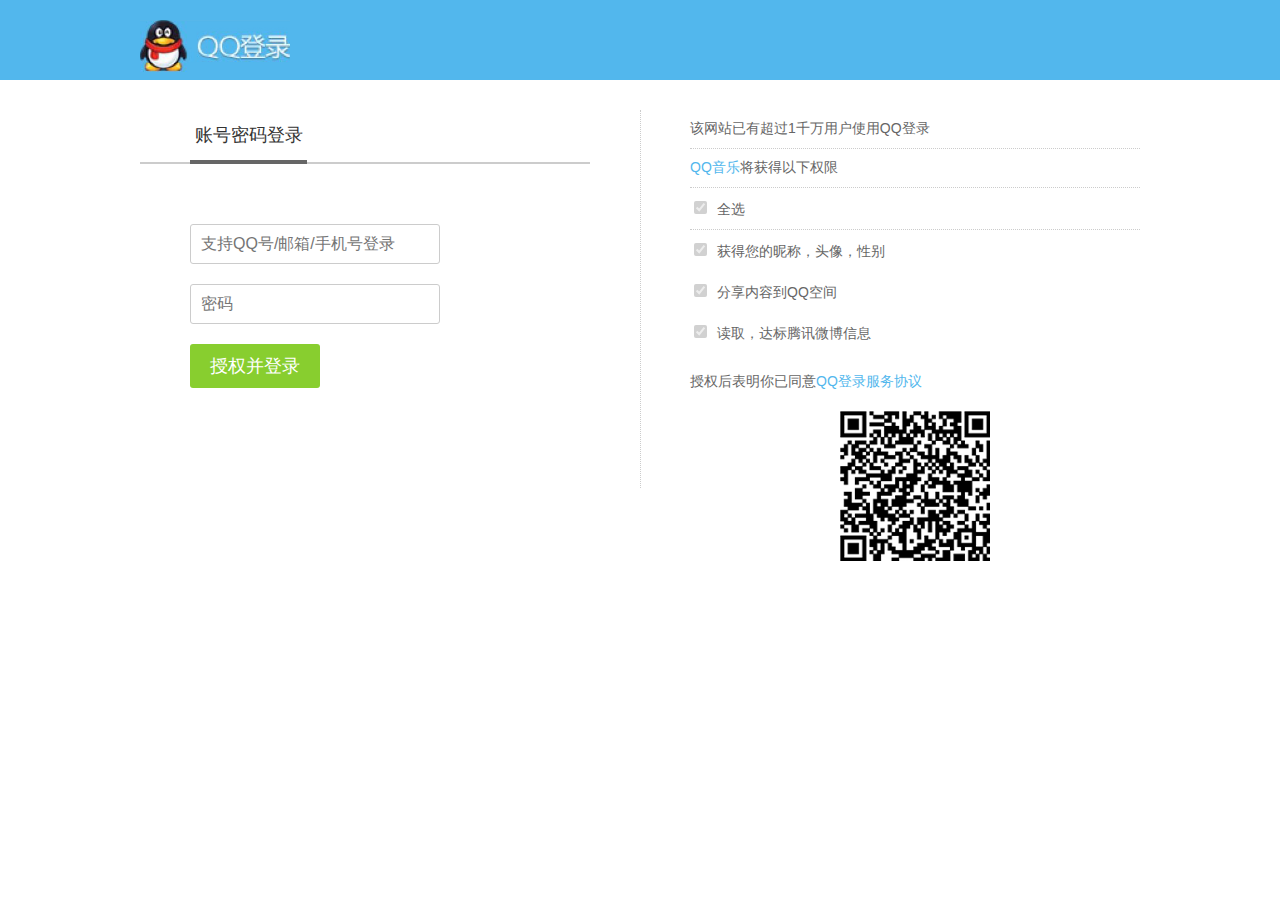
<file: QQMusic/QQ.html>
<!DOCTYPE>
<html>
<head>
<meta http-equiv="Content-Type" content="text/html; charset=utf-8" />
<title>QQ帐号安全登录</title>
<style type="text/css">
html,body,div,p,form,label,ul,li,img,em,h3{margin:0;padding:0;border:0;list-style:none;font-style:normal;font-weight:normal;}
a{text-decoration:none;}
body{font-family:Microsoft YaHei,Verdana,Arial,SimSun;color:#666;font-size:14px;background:#fff; overflow:hidden}
.block, #block{display:block;}
.none, #none{display:none;}

.login{width:100%;}
.login .headerTop{width:100%;height: 80px;background:#52b7ed;}
.login .headerTop .logo{width:1000px;margin:0 auto;}
.login .headerTop .logo img{margin-top:20px;width: 150px;}

.main{width:1000px;margin:0 auto;overflow: hidden;height: auto;clear: both;}
.main .mainLeft{float: left;width:50%;border-right:1px dotted #ccc;margin-top:30px;padding-bottom:100px;}
.main .mainLeft h3{width:70%;border-bottom:2px solid #ccc;padding:0 10%;font-family: 600;}
.main .mainLeft h3 span{display:inline-block;width:6.5em;font-size:18px;color: #333;line-height:50px;border-bottom:4px solid #666;margin-bottom: -2px;font-family: 600;text-align: center;}
.main .mainLeft input{width:50%;padding:10px;font-size:16px;border:1px solid #ccc;border-radius: 3px;margin:20px 0 0 50px;}
.main .mainLeft input[type="text"]{margin-top:60px;}
.main .mainLeft .a{display: block;padding:10px 15px;width:20%;text-align:center;font-size:18px;color:#fff;background: #88ce2f;border-radius: 3px;margin:20px 0 0 50px;}
.main .mainRight{float: right;width:45%;margin-top:30px;}
.mainRight p, .mainRight ul li{width:100%;padding: 10px 0;border-bottom: 1px dotted #ccc;font-size:14px;color: #666; }
.mainRight p a{color:#52b7ed;}
.mainRight p a:hover{text-decoration:underline;}
.mainRight p input, .mainRight ul li input{margin-right:10px;cursor:not-allowed;}
.mainRight ul li{border:none;}
.mainRight .agreement{margin-top:10px;border:none;}
.mainRight .code{text-align: center;}
.mainRight img{margin:10px auto;width: 150px;}
.delete  { display: none; position: absolute; width: 16px; height: 16px; margin: 73px 0 0 -25px; background: url(images/delete.jpg) no-repeat;background-size:100%; cursor: pointer;}
.mainLeft input[type="text"]::-ms-delete { display: none; }
.main .mainLeft input[type="text"]:valid + .delete  { display: inline; }
#userInfo, #pwdInfo{
	color: red;
}
</style>
</head>

<body>
	<div class="login">
		<div class="headerTop">
			<div class="logo">
				<img src="images/logo.png" />
			</div>
		</div>
		<div class="main">
			<div class="mainLeft">
				<h3><span>账号密码登录</span></h3>
				<form name="form10" action="404.html">
					<input id="inputUser" class="text" type="text" placeholder="支持QQ号/邮箱/手机号登录" required value=""><span id="userInfo"></span>
					<a class="delete" id="delete" href="#"></a>
					<input id="inputPwd" type="password" name="" placeholder="密码"><span id="pwdInfo"></span>
					<a class="a" href="javascript:;" onclick="javascript:submitInfo()">授权并登录</a>
				</form>
			</div>
			<div class="mainRight">
				<p>该网站已有超过1千万用户使用QQ登录</p>
				<p><a href="index.html">QQ音乐</a>将获得以下权限</p>
				<p><input type="checkbox" checked="checked" disabled="disabled">全选</p>
				<ul>
					<li><input type="checkbox" checked="checked" disabled="disabled" >获得您的昵称，头像，性别</li>
					<li><input type="checkbox" checked="checked" disabled="disabled">分享内容到QQ空间</li>
					<li><input type="checkbox" checked="checked" disabled="disabled">读取，达标腾讯微博信息</li>
				</ul>
				<p class="agreement">授权后表明你已同意<a href="http://aq.qq.com/htdocs/agreement.html" target="_blank">QQ登录服务协议</a></p>
				<div class="code">
					<img src="images/code.jpg">
				</div>
			</div>
		</div>
	</div>
<script src="http://libs.baidu.com/jquery/1.10.2/jquery.min.js">
</script>
<script>
	function checkUser(){
		var qqnum = /^[1-9]\d{4,9}$/; 
		var phonenum = /^(0|86|17951)?(13[0-9]|15[012356789]|18[0-9]|14[57]|17[0-9])[0-9]{8}$/;
		var Email = /^\w+((-\w+)|(\.\w+))*\@[A-Za-z0-9]+((\.|-)[A-Za-z0-9]+)*\.[A-Za-z0-9]+$/;
		var s = $("#inputUser");
		if(qqnum.test(s.val()) || phonenum.test(s.val()) || Email.test(s.val())){
			$("#userInfo").html("");
			return true;
		}else{
			$("#userInfo").html("输入的账号格式不正确!");
			return false;
		}
	}
	function checkPwd(){
		var regExp = /^\w{6,}$/;
		if(regExp.test($("#inputPwd").val())){
			$("#pwdInfo").html("");
			return true;
		}else{
			$("#pwdInfo").html("密码不能少于6位!");
			return false;
		}
	}
	function submitInfo(){
		if(checkUser() & checkPwd()){
			location = "404.html";
		}
	}
	$(document).ready(function(){
	  $("#delete").click(function(){
	    $('.text').val('');
	  });
	  $("#inputUser").blur(checkUser);
	  $("#inputPwd").blur(checkPwd);
	});
</script>
</body>
</html>
</file>
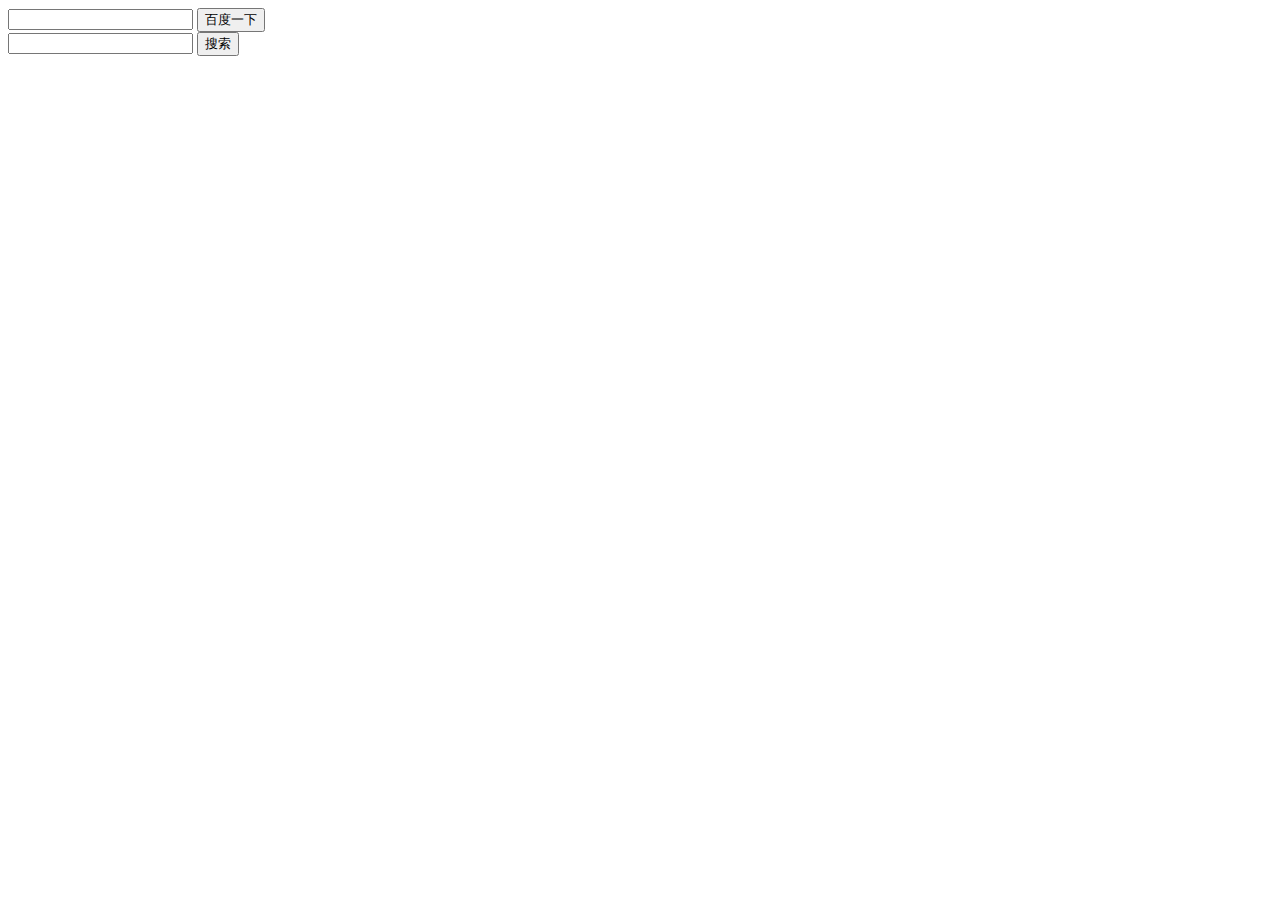
<file: QQMusic/test.html>
<!DOCTYPE html>
<html>
<head>
    <title>百度一下</title>
    <meta charset="utf-8" />
</head>
<body>
    <form action="https://y.qq.com/portal/search.html#page=1&searchid=1&remoteplace=txt.yqq.top&t=song&w=123" method="get">
        <input type="text" name="w" />
        <input type="submit" value="百度一下" />
    </form>
    
    <input type="text" name="q" id="c" />
    <input type="button" id="sou" value="搜索"></input>
</body>

<script type="text/javascript">
	var sou = document.getElementById("sou");
	sou.onclick = function(){
		var c = document.getElementById("c").value;
		var s = "https://y.qq.com/portal/search.html#page=1&searchid=1&remoteplace=txt.yqq.top&t=song&w=" + c;
		location = s;
	}
</script>
</html>
</file>
<file: QQMusic/css/global.css>
/*全局属性*/
*{
	margin: 0;
	padding: 0;
}
body{
	min-width: 1366px;
    /*overflow-y: scroll;*/
   margin: 0 auto;
   	font-family: poppin,Tahoma,Arial,微软雅黑,sans-serif;
}
#header, 
#playlist_recommended,
#new_music,
#hot_recommended,
#new_dish,
#rank,
#mv,
#footer{
	width: 1366px;
	margin: 0 auto;
}
/*大div居中*/
.location{
	position: relative;
	width: 90%;
	margin: 0 auto;
}
/*背景图*/
.all_bg{
	background: url(../img/bg_detail.jpg) repeat-x;
	
}
a{
	text-decoration: none;
	color: black;
}
li{
	list-style-type: none;
}
button {
    cursor: pointer;
}

/*悬停变绿*/
.hover_green:hover{
	color: #31c27c;
	cursor: pointer;
}
/*标题部分*/
.content_title{
	position: relative;
	height: 114px;
	width: 100%;
}
.content_title div{
	position: absolute;
	top: 45px;
	height: 50px;
	width: 100%;
	background: url(../img/index_tit.png) no-repeat center;
	/*background-position-y: -40px;*/
}

/*小的导航栏*/
.s_nav{
	height: 50px;
}
.s_nav ul{
	width: 400px;
	height: 50px;
	padding-left: 50px;	
	padding-bottom: 15px;
	/*margin-right: -50px;*/
	margin: 0 auto;
}
.s_nav li{
	text-align: -webkit-match-parent;
}
.s_nav a{
	margin-right: 50px;
	font-size: 15px;
}
.s_nav li:first-child a{
	color: #31c27c;
}
.s_nav a:hover{
	color: #31c27c;
}
/*播放图标*/
.play_song{
	opacity: 0;
	position: absolute;
	display: block;
	width: 70px;
	height: 70px;
	margin-top: 77px;
	margin-left: 77px;
	background-image: url(../img/cover_play.png);
	transition-duration: .5s;
}
/*播放列表内容，1行5图*/
.playlist_content{
	display: none;
}
.playlist_content>div{
	float: left;
}
.playlist_content>div>div:first-child{
	position: relative;
	cursor: pointer;
	width: 224px;
	height: 224px;
	margin-right: 19px;
	overflow: hidden;
}
.cover_mark{
	opacity: 0;
	position: absolute;
	left: 0;
	top: 0;
	width: 100%;
	height: 100%;
	background-color: #000;
	filter: alpha(opacity=0);
	-webkit-transition: opacity .5s;
	transition: opacity .5s;
}
.playlist_content img{
	position: absolute;
	width: 100%;
	height: 100%;
	image-rendering: optimizeQuality;
	object-fit: cover;
}
.playlist_content>div a{
	width: 224px;
	margin-top: 19px;
	font-size: 14px;
	word-wrap:break-word;
    word-break:break-all;
    overflow: hidden;
}
.playlist_content>div a:hover{
	color: #31c27c;
	cursor: pointer;

}
.playlist_content>div>div:last-child{
	width: 224px;
	color: #B2B2B2;
	font-size: 14px;
	margin-top: 15px;
}

.playlist_content .new_dish_part3{
	width: 224px;
	color: #B2B2B2;
	font-size: 14px;
	margin-top: 0px;
}

/*四个点的底部*/
.four_pointer_footer{
	position: relative;
	height: 38px;
	text-align: center;
}
.four_pointer_footer div{
	position: absolute;
	height: 38px;
	width: 200px;
	padding-left: 50px;
	margin: auto;
	top: 0; left: 0; bottom: 0; right: 0; 
}
.four_pointer_footer a{
	width: 9px;
	height: 9px;
	border-radius: 50%;
	background-color: #E5E5E5;
	margin-left: 25px;
}
.four_pointer_footer a:first-child{
	background-color: #B2B2B2;
}
.four_pointer_footer a:hover{
	background-color: #B2B2B2;
}

/*mv内容部分*/
.mv_class>div{
	position: relative;
	width: 224px;
	height: 231px;
	float: left;
	margin-right: 23px;
}
.mv_class>div:last-child{
	margin-right: 0;
}
.mv_class>div>div:first-child{
	position: relative;
	width: 224px;
	height: 127px;
	overflow: hidden;
	cursor: pointer;
}
.mv_class>div>div:nth-child(2){
	width: 224px;
	height: 20px;
	margin-top: 20px;
	font-size: 15px;
}
.mv_class>div>div:nth-child(3) a{
	position: absolute;
	height: 20px;
	margin-top: 2px;
	margin-bottom: 2px;
	color: #B2B2B2;
	font-size: 14px;
}
.mv_class>div>div:nth-child(3) a:hover{
	color: #31c27c;
	cursor: pointer;
}
.mv_class>div>div:nth-child(3),
.mv_class>div>div:last-child{
	width: 224px;
	height: 20px;
}
.mv_class>div>div:last-child div{
	position: absolute;
	width: 25px;
	height: 14px;
	background: url(../img/小图标.png);
	background-position:-378px -18px;
	margin-top: 5px;
}
.mv_class>div>div:last-child span{
	font-size: 14px;
	color: #B2B2B2;
	margin-left: 25px;
}

/*底部图标*/
.PC_version,
.Mac_version,
.Android_version,
.iPhone_version,
.allksong_version,
.Super_Sound_version,
.QPlay_version{
	display: block;
	margin: 0 29px 12px;
	width: 48px;
	height: 48px;
	background-image: url(../img/footer.png);
}
.PC_version{
	width: 37px;
	background-position: -2px 0;
}
.PC_version:hover{
	background-position: -2px -49px;	
}
.Mac_version{
	width: 46px;
	background-position: -92px 0;
}
.Mac_version:hover{
	background-position: -92px -49px;	
}
.Android_version{
	width: 37px;
	background-position: -190px 0;
}
.Android_version:hover{
	background-position: -190px -49px;	
}
.iPhone_version{
	width: 34px;
	background-position: -279px 0;
}
.iPhone_version:hover{
	background-position: -279px -49px;	
}
.allksong_version{
	width: 41px;
	background-position: -370px 0;
}
.allksong_version:hover{
	background-position: -370px -49px;	
}
.Super_Sound_version{
	width: 37px;
	background-position: -463px 0;
}
.Super_Sound_version:hover{
	background-position: -463px -49px;	
}
.QPlay_version{
	width: 40px;
	background-position: -563px 0;
}
.QPlay_version:hover{
	background-position: -563px -49px;	
}

/*合作链接中的链接*/
.cooperate_link{
	width: 354px;
	height: 20px;
	text-align: left;
	border: 1px soild white;
}
.cooperate_link a{
	display: block;
	width: 90px;
	margin-left: 23px;
	text-align: left;
	border: 1px soild white;
}
</file>
<file: QQMusic/css/index.css>
/***********************header*************************/
#header{
	height: 140px;
	background-color: white;
	color: black;
}

#header li, input, a{
	float: left;
}


/*头部的顶部*/
#header_top{
	height: 90px;
	background-color: white;
}

#header_top img{
	margin-top: 22px;
	padding: 0 3px;
	margin-right: 25px;
}
#header_top div{
	float: left;
}
#header_top li{
	width: 94px;
	height: 90px;
	margin-right: -5px;
}
#header_top li:nth-child(1){
	background-color: #31c27c;
}
#header_top li:nth-child(1) a{
	color: white;
}
#header_top li:nth-child(2){
	width: 112px;
}
#header_top li:nth-child(5){
	width: 66px;
}
#header_top li a{
	line-height: 90px;
	display: block;
	padding: 0 20px;
	text-align: center;
	font-size: 18px;
	color: #333333;
}
#header_top li:nth-child(5) a{
	/*font-weight: 300;*/
}
#header_top li a:hover{
	color: #31c27c;
}

#header_top li:nth-child(1) a:hover{
	color: white;
}

/*搜索栏后的内容*/
#search_all{
	/*min-width: 1000px;*/
	margin-left: 60px;
}
.mod_search_input {
    border: 1px solid #c9c9c9;
    padding: 0 33px 0 11px;
    line-height: 36px;
    height: 36px;
    margin-top: 26px;
    /*margin-left: 60px;*/
   	position: relative;
    left: 60px;
    border-radius: 3px;
    background-color: #fff;
    -webkit-transition: width .6s ease-out;
    transition: width .6s ease-out;
}
.search_input__input {
    width: 174px;
    height: 36px;
    border: 0 none;
    font-size: 14px;
    background: 0 0;
    -webkit-transition: width .6s ease-out,visibility .6s 1ms ease-out;
    transition: width .6s ease-out,visibility .6s 1ms ease-out;
}
.search_input__input:focus{
	outline: 0;
}
.search_input__btn {
    position: absolute;
    top: 0;
    right: 0;
    border: 0 none;
    width: 38px;
    height: 35px;
    overflow: visible;
    background: 0 0;
}
.search_input__btn:focus{
	outline: none;
}
.icon_search {
    position: absolute;
    top: 50%;
    right: 11px;
    margin-top: -8px;
    width: 16px;
    height: 16px;
    background-position: 0 -40px;
}
.sprite{
	background-image: url(../img/小图标.png);
}
.sprite:hover{
	background-position: 0 -60px;
}
.sprite:hover{
	color: #31c27c;
}
.icon_txt {
    font: 0/0 a;
    font-style: normal;
    font-variant-ligatures: normal;
    font-variant-caps: normal;
    font-variant-numeric: normal;
    font-variant-east-asian: normal;
    font-weight: normal;
    font-stretch: normal;
    font-size: 0px;
    line-height: 0;
    font-family: a;
}
.top_login__link {
    position: relative;
   	line-height: 90px;
    font-size: 16px;
    float: left;
    width: 38px;
    left: 50px;
    margin-right: 10px;
    margin-left: 20px;
    text-align: center;
    padding: 0 10px;
}
.top_login__link:hover{
	color: #31c27c;
}
.top_login__btn_vip {
	position: relative;
	left: 40px;
	height: 38px;
    margin-top: 24px;
    padding: 0 9px;
    margin-left: 10px;
    margin-right: 0;
    font-size: 13px;
    cursor: pointer;
}
.top_login__btn_vip:nth-child(2){
	background-color: #31c27c;
	border: 1px solid #31c27c;
	color: white;
}
.top_login__btn_vip:nth-child(2):hover{
	background-color: #2CAF6F;
}
.top_login__btn_vip:nth-child(3){
	background-color: white;
	border: 1px solid darkgray;
	color: black;
}
.top_login__btn_vip:nth-child(3):hover{
	background-color: #EDEDED;
}

/*头部的底部*/
#header_bottom{
	height: 50px;
	background-color: white;
}
#header_bottom ul{
	border-top: 1px solid #F2F2F2;
	line-height: 50px;
	padding-left: 230px;	
	margin-right: -50px;
}
#header_bottom li{
	text-align: -webkit-match-parent;
}
#header_bottom a{
	margin-right: 50px;
	font-size: 15px;
}
#header_bottom li:first-child a{
	color: #31c27c;
}
#header_bottom li:nth-child(4){
	margin-left: -4px;
}
#header_bottom li:nth-child(5){
	margin-left: -3px;
	margin-right: -3px;
}
#header_bottom li:nth-child(7){
	margin-left: -3px;
	margin-right: -3px;
}
#header_bottom a:hover{
	color: #31c27c;
}

/********************playlist_recommended*********************/
#playlist_recommended{
	height: 512px;
	position: relative;
	/*background-color: darkgray;*/
}
/*歌单推荐标题*/
#playlist_title{
	height: 114px;
	background: url(../img/index_tit.png) no-repeat center;
	background-position-y: 65px;
}
/*歌单推荐导航栏*/
#playlist_nav{
	height: 50px;
}
#playlist_nav ul{
	border-top: 1px solid #F2F2F2;
	line-height: 50px;
	padding-left: 350px;	
	margin-right: -50px;
}
#playlist_nav li{
	text-align: -webkit-match-parent;
}
#playlist_nav a{
	margin-right: 50px;
	font-size: 15px;
}
#playlist_nav li:first-child a{
	color: #31c27c;
}
#playlist_nav a:hover{
	color: #31c27c;
}
/*歌单推荐内容*/
#playlist_content{
	height: 310px;
	border: 1px solid rgba(1,1,1,0);
}

/*歌单推荐底部*/
#playlist_footer{
	position: relative;
	height: 38px;
	text-align: center;
	/*margin-top: 20px;*/
}
#playlist_footer div{
	width: 220px;
	padding-left: 0;
}
/*#playlist_footer div{
	position: absolute;
	height: 38px;
	width: 100px;
	margin: auto;
	top: 0; left: 0; bottom: 0; right: 0; 
}
#playlist_footer a{
	width: 9px;
	height: 9px;
	border-radius: 50%;
	background-color: #E5E5E5;
	margin-left: 25px;
}
#playlist_footer a:hover{
	background-color: #B2B2B2;
}*/


/*********************new_music***********************/
#new_music{
	height: 535px;
	position: relative;
	/*background-color: gray;*/
}
/*新歌首发头部*/
#new_music_title{
	position: relative;
	height: 114px;
	width: 100%;
}
#new_music_title div{
	background-position-y: -40px;
}
/*新歌首发导航栏*/
#new_music_nav{
	height: 50px;
}
#new_music_nav ul{
	width: 500px;
	padding-left: 120px;
}
/*播放全部*/
.mod_btn {
	position: absolute;
	left: 0;
	top: 110px;
	margin-top: -10px;
	border: 1px solid #c9c9c9;
	color: #333;
    border-radius: 2px;
    font-size: 14px;
    margin-right: 6px;
    padding: 0 23px;
    height: 38px;
    line-height: 38px;
    display: inline-block;
    white-space: nowrap;
    box-sizing: border-box;
    overflow: hidden;
}
.mod_btn:hover{
	background-color: #EDEDED;
}
.mod_btn__icon_play {
    width: 13px;
    height: 16px;
    background-image: url(../img/小图标.png);
    background-position: -60px -220px;
	display: inline-block;
	margin-right: 6px;
	background-repeat: no-repeat;
	vertical-align: -3px;
}

/*新歌首发内容*/
.new_music_content{
	position: relative;
	height: 111px;
}
.new_music_page{
	display: none;
}
.new_music_content{
	font-size: 15px;
}
.new_music_content>div{
	position: relative;
	float: left;
	width: 33%;
	/*border:1px solid blue;*/
}
.new_music_content>div>div{
	float: left;
}
.new_music_content>div>div:first-child{
	position: relative;
	width: 86px;
	height: 86px;
	overflow: hidden;
	cursor: pointer;
}
/***************新歌首发唱片加阴影start************************/
.new_music_play_song{
	opacity: 0;
	position: absolute;
	display: block;
	width: 50px;
	height: 50px;
	margin-top: 18px;
	margin-left: 18px;
	background-image: url(../img/cover_play.png);
	background-size: cover;
	transition-duration: .5s;
}
.new_music_cover_mark{
	opacity: 0;
	position: absolute;
	left: 0;
	top: 0;
	width: 100%;
	height: 100%;
	background-color: #000;
	filter: alpha(opacity=0);
	-webkit-transition: opacity .5s;
	transition: opacity .5s;
}
.new_music_content img{
	position: absolute;
	width: 100%;
	height: 100%;
	image-rendering: optimizeQuality;
	object-fit: cover;
}
/*************新歌首发唱片加阴影end**************************/
.new_music_content>div>div:nth-child(2){
	width: 210px;
	height: 86px;
}
.new_music_content>div>div:nth-child(2) div{
	margin-left: 15px;
	height: 23px;
	width: 100%;
}
.new_music_content>div>div:nth-child(2) div:first-child{
	margin-top: 20px;
}
.new_music_content>div>div:nth-child(2) a{
	color: #333333;
	font-size: 14px;
}
.new_music_content>div>div:nth-child(2)>div:last-child a{
	color: #B2B2B2;
}
.new_music_content>div>div:nth-child(2) a:hover{
	color: #31c27c;
}
.new_music_content>div>div:nth-child(2)>div:last-child a:hover{
	color: #31c27c;
}

.new_music_content>div>div:last-child{
	padding-top: 30px;
	margin-left: 35px;
	color: #B2B2B2;
}
/*新歌首发底部*/
#new_music_footer{
	height: 38px;
}
#new_music_footer div{
	padding-left: 0;
}
/********************hot_recommended*******************/
#hot_recommended{
	height: 398px;
	/*background-color: darkgray;*/
}
/*精彩推荐标题*/
#hot_recommended_title{
	height: 114px;
}
#hot_recommended_title div{
	background-position-y: -85px;
}
/*精彩推荐内容*/
#hot_recommended_content{
	height: 246px;
}
.hot_recommended_img{
	display: none;
}
.hot_recommended_img div{
	width: 590px;
	height: 236px;
	float: left;
	margin-left: 5px;
}
.hot_recommended_img a{
	width: 590px;
	height: 236px;
}
.hot_recommended_img div:first-child{
	margin-right: 25px;
}
/*精彩推荐底部*/
#hot_recommended_footer{
	height: 38px;
}

/**********************new_dish************************/
#new_dish{
	height: 818px;
	/*background-color: gray;*/
}
/*新碟首发头部*/
#new_dish_title{
	height: 114px;
}
/*新碟首发导航栏*/
#new_dish_nav{
	position: relative;
	height: 50px;
}
#new_dish_nav ul{
	width: 500px;
	padding-left: 120px;
}
#new_dish_nav>a{
	position: absolute;
	z-index: 99;
	bottom: 25px;
	right: -30px;
}
/*新碟首发内容*/
#new_dish_content{
	height: 616px;
}
.new_dish_content{
	height: 616px;
	display: none;
}
.new_dish_content .playlist_content{
	display: block;
}
.new_dish_content_row1, .new_dish_content_row2{
	height: 308px;
}
/*新碟首发底部*/
#new_dish_footer{
	height: 38px;
}
#new_dish_footer div{
	padding-left: 0;
}

/************************rank*************************/
#rank{
	height: 668px;
	/*background-color: darkgray;*/
}
/*排行榜头部*/
#rank_title{
	position: relative;
	height: 114px;
}
#rank_title div{
	background-position-y: -200px;
}
#rank_title a{
	position: absolute;
	z-index: 99;
	bottom: 40px;
	right: 10px;
}
/*排行榜内容*/
#rank_content{
	height: 500px;
}
.rank_content{
	float: left;
	margin-right: 2px;
	display: block;
}
.rank_content>div>div:first-child{
	position: relative;
	width: 224px;
	height: 500px;
	margin-right: 19px;
	overflow: hidden;
}
.rank_content_title{
	position: absolute;
	width: 224px;
	top: ;
	left: ;
}
.rank_content_title h3{
	position: absolute;
	top: 50px;
	left: 50%;
	margin-left: -100px;
	width: 200px;
	font-size: 100%;
	text-align: center;
}
.rank_content_title h3::before{
	content: "";
	display: block;
	width: 66px;
	height: 22px;
	margin: 0 auto 9px;
	background-image: url(../img/index_tit.png);
	background-position: 0 -300px;
}
.rank_content_title h3 a{
	height: 36px;
	line-height: 1;
	font-size: 26px;
	color: #fff;
	font-weight: 400;
	text-align: center;
	margin-left: 50px;
}
/***************排行榜唱片加阴影start************************/
.rank_play_song{
	opacity: 0;
	position: absolute;
	display: block;
	width: 50px;
	height: 50px;
	margin-top: 124px;
	margin-left: 87px;
	background-image: url(../img/cover_play.png);
	background-size: cover;
	cursor: pointer;
	transition-duration: .5s;
}
.rank_cover_mark{
	opacity: 1;
	position: absolute;
	left: 94px;
	top: 148px;
	width: 36px;
	height: 2px;
	background-color: #FFFFFF;
	filter: alpha(opacity=0);
	-webkit-transition: opacity .5s;
	transition: opacity .5s;
}
.rank_content img{
	position: absolute;
	width: 100%;
	height: 100%;
	image-rendering: optimizeQuality;
	object-fit: cover;
}
/*************排行榜唱片加阴影end**************************/
.toplist__songlist {
    position: absolute;
    top: 188px;
    left: 30px;
    right: 30px;
    white-space: nowrap;
}
.toplist_song{
	position: relative;
	padding-left: 15px;
	margin-bottom: 27px;
}
.toplist__songname {
    overflow: hidden;
    text-overflow: ellipsis;
    margin-bottom: 5px;
}
.toplist__number {
    position: absolute;
    top: 0;
    left: 0;
}
.toplist__artist {
    overflow: hidden;
    text-overflow: ellipsis;
}
.toplist__number,
.toplist__songname a,
.toplist__artist a{
	color: white;
	font-size: 14px;
}
/*排行榜底部*/
#rank_footer{
	height: 54px;
}

/****************************mv**************************/
#mv{
	height: 664px;
	/*background-color: gray;*/
}
/*mv头部*/
#mv_title{
	height: 114px;
}
#mv_title div{
	background-position-y: -250px;
}
/*mv导航栏*/
#mv_nav{
	height: 50px;
}
#mv_nav ul{
	width: 600px;
	padding-left: 130px;
}
/*mv内容*/
#mv_content{
	height: 462px;
}
.mv_content{
	height: 462px;
	display: none;
}
.mv_content_row1, .mv_content_row2{
	height: 231px;
}
/**************mv唱片加阴影start************************/
.mv_play_song{
	opacity: 0;
	position: absolute;
	display: block;
	width: 70px;
	height: 70px;
	margin-top: 28px;
	margin-left: 77px;
	background-image: url(../img/cover_play.png);
	background-size: cover;
	transition-duration: .5s;
}
.mv_cover_mark{
	opacity: 0;
	position: absolute;
	left: 0;
	top: 0;
	width: 100%;
	height: 100%;
	background-color: #000;
	filter: alpha(opacity=0);
	-webkit-transition: opacity .5s;
	transition: opacity .5s;
}
.mv_content img{
	position: absolute;
	width: 100%;
	height: 100%;
	image-rendering: optimizeQuality;
	object-fit: cover;
}
/************mv唱片加阴影end**************************/
/*mv底部*/
#mv_footer{
	height: 38px;
}
#mv_footer div{
	padding-left: 0;
	width: 220px;
}
/************************footer*********************/
#footer{
	height: 573px;
	background-color: #333333;
	color: #999999;
}
#footer a{
	text-align: center;
	color: #999999;
	font-size: 15px;
}
#footer a:hover{
	color: #31c27c;
	/*cursor: pointer;*/
}
#footer h3{
	margin-left: 29px;
	vertical-align: middle;
	font-size: 15px;
	font-weight: 400;
	padding: 80px 0 46px; 
}
#footer_content{
	height: 436px;
}
/*底部第一行内容*************/
#footer_content_row1{
	height: 287px;
}
#footer_content_row1>div{
	float: left;
	margin-right: 85px;
}
#footer_content_row1>div>div:first-child{
	height: 149px;
}
#footer_content_row1>div:last-child{
	margin-right: 0;
}

/*下载*/
#footer_download{
	width: 387px;
	height: 100%;
}

/*特色产品*/
#footer_product{
	width: 304px;
	height: 100%;
}
#footer_product ul{
	height: 90px;
}
.car_qq{
	width: 304px;
	height: 20px;
}
.car_qq a{
	display: block;
	width: 60px;
	margin-left: 23px;
}
/*合作链接*/
#footer_link{
	width: 354px;
	height: 100%;
	margin-left: 10px;
}
#footer_link div:last-child{
	height: 100%;
	margin-left: 18px;
	margin-top: -20px;
}
#footer_link tr a{
	width: 90px;
	font-size: 14px;
	text-align: left;
}
/*底部第二行内容*************/
#footer_content_row2{
	width: 100%;
	height: 149px;
}
#footer_content_row2 h3{
		
	padding: 20px 0 46px; 
}
#footer_platform div:last-child{
	margin-left: 18px;
	margin-top: -10px;
}
#footer_platform td{
	width: 120px;
}
#footer_platform td:nth-child(2),
#footer_platform td:nth-child(3){
	width: 90px;
}
/*底部最下面内容*************/
#footer_foot{
	height: 132px;
	
}
#footer_foot div{
	height: 28px;
	font-size: 12px;
	text-align: center;
	padding: 24px 0;
	line-height: 28px;
}
#footer_foot a{
	float: none;
	font-size: 12px;
}
</file>
